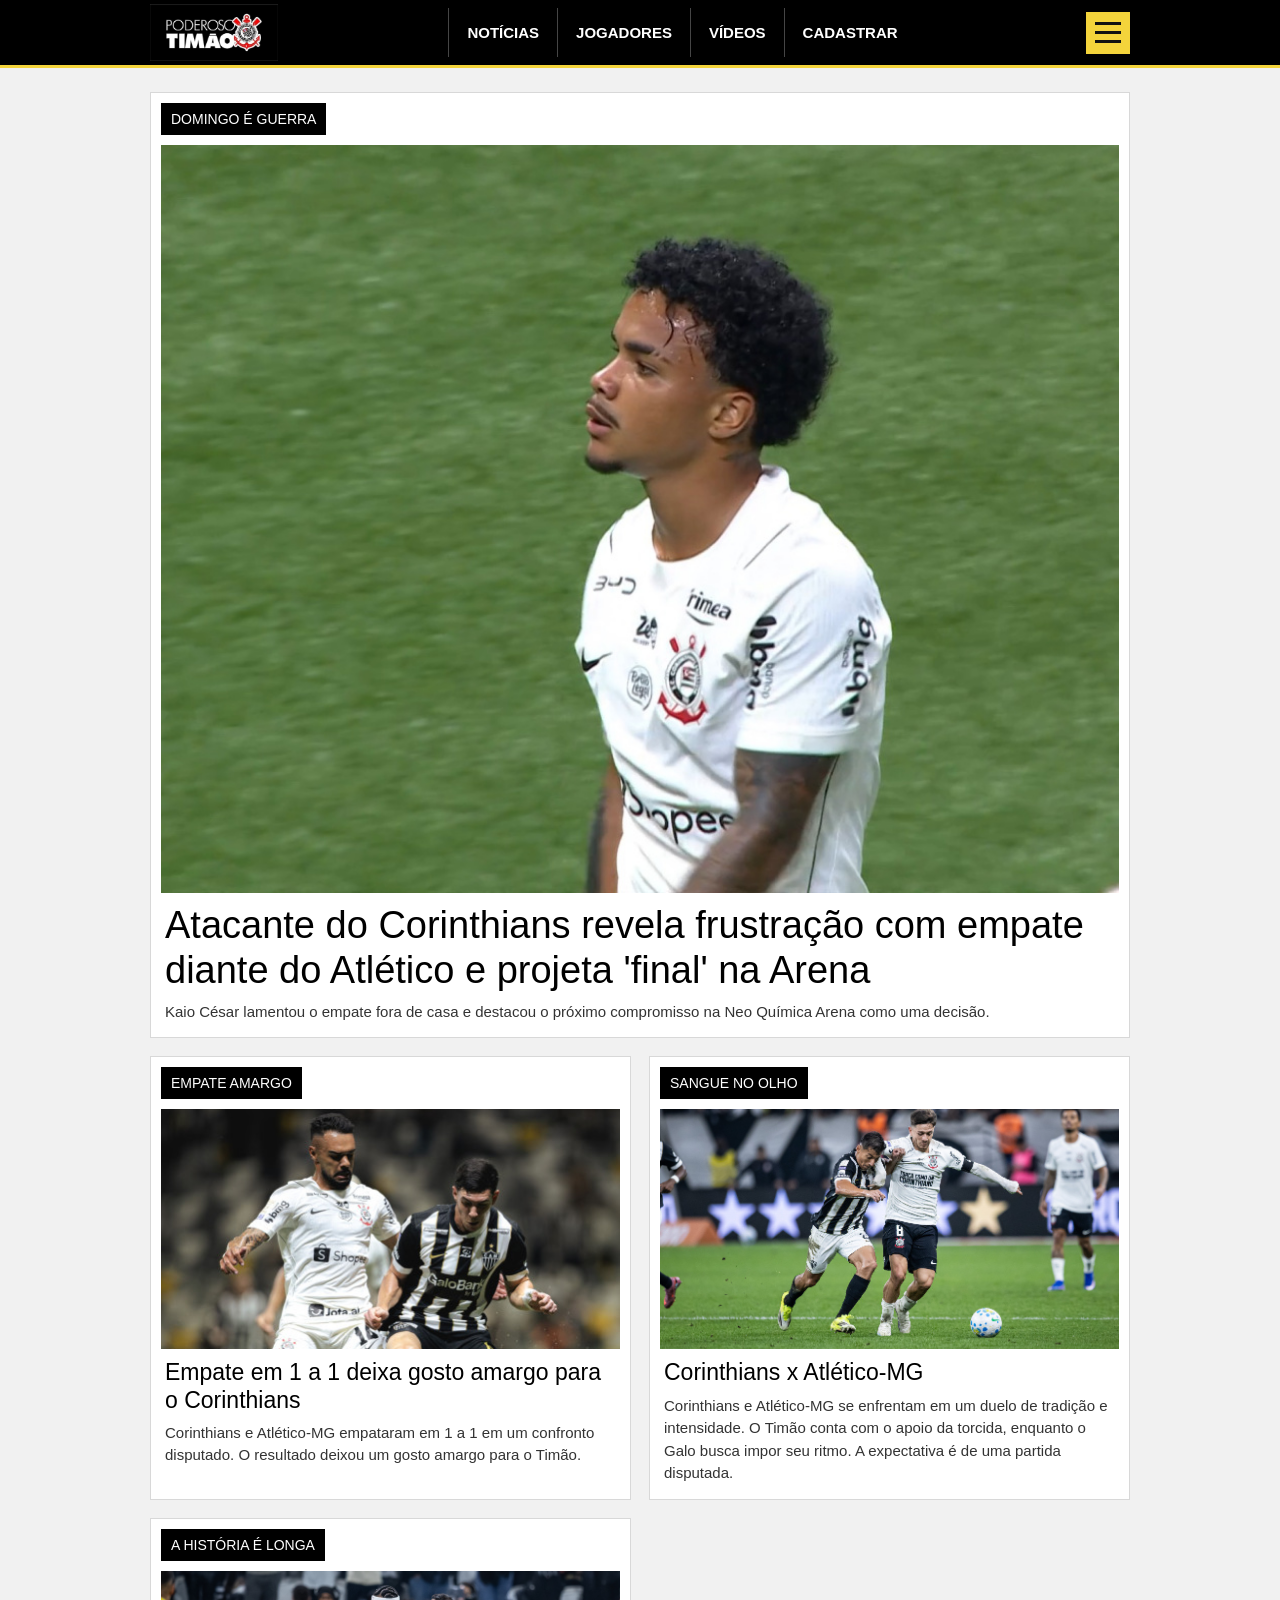
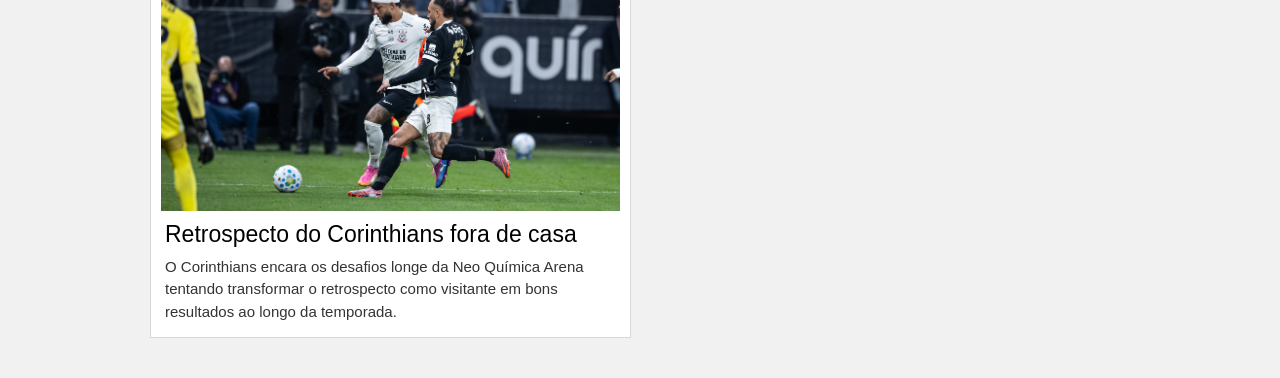
<file: index.html>
<!DOCTYPE html>
<html lang="pt-br">
<head>
    <meta charset="UTF-8">
    <meta name="viewport" content="width=device-width, initial-scale=1.0">
    <link rel="stylesheet" href="bom and good.css">
    <title>Bom e novo</title>
    <script src="scriptsss.js" defer></script>
    <script src="noticias-admin.js" defer></script>
    <script src="contas.js" defer></script>
</head>
<body>
    <header class="DivPAI">
        <div class="fiote">
            <a class="Menu" href="index.html" aria-label="Página inicial">
                <img src="poderoso.jpg" alt="Banner com fundo azul escuro exibindo a marca Poderoso Timão ao lado do escudo do Sport Club Corinthians Paulista.">
            </a>
        </div>
        <nav class="links-barra" aria-label="Links principais">
            <a class="link-barra" href="TODAS.html">Notícias</a>
            <a class="link-barra" href="jogadores.html">Jogadores</a>
            <a class="link-barra" href="videos.html">Vídeos</a>
            <a class="link-barra" href="conta.html" data-conta-link>Cadastrar</a>
        </nav>
        <button class="botao-menu" type="button" aria-label="Abrir menu" aria-expanded="false" aria-controls="menu-lateral">
            <span></span>
            <span></span>
            <span></span>
        </button>
        <nav class="botoes" id="menu-lateral" aria-label="Menu principal">
            <button class="botao">Venha torcer!</button>
            <a class="botao-link" href="tabela.html">Tabela</a>
            <a class="botao-link" href="contato.html">Contato</a>
            <a class="botao-link" href="criar.html" data-admin-access hidden>Criar</a>
            <div class="grupo-menu">
                <h2 class="titulo-menu">Mais do Timão</h2>
                <a class="botao-extra" href="classificacao.html">Classificação</a>
                <a class="botao-extra" href="proximos-jogos.html">Próximos jogos</a>
                <a class="botao-extra" href="resultados.html">Resultados</a>
                <a class="botao-extra" href="calendario.html">Calendário</a>
            </div>
        </nav>
    </header>
    <button class="fundo-menu" type="button" aria-label="Fechar menu" hidden></button>
    <div>
        <main class="conteudo">
            <section class="grade-noticias destaques-inicio" aria-label="Notícias em destaque">
                <article class="noticia noticia-destaque">
                    <div class="imagem-com-titulo">
                        <span class="etiqueta-imagem">Domingo é guerra</span>
                        <a href="kaio-cesar.html">
                            <img
                                class="imagem-noticia"
                                src="kaio_cesar_inspirado.jpg"
                                alt="Kaio César, atacante do Corinthians"
                            >
                        </a>
                    </div>
                    <div class="texto-noticia">
                        <h1>Atacante do Corinthians revela frustração com empate diante do Atlético e projeta 'final' na Arena</h1>
                        <p>
                            Kaio César lamentou o empate fora de casa e destacou o próximo
                            compromisso na Neo Química Arena como uma decisão.
                        </p>
                    </div>
                </article>
                <article class="noticia">
                    <div class="imagem-com-titulo">
                        <span class="etiqueta-imagem">Empate amargo</span>
                        <a href="Empate amargo.html">
                            <img
                                class="imagem-noticia"
                                src="EMPATE_2.jpg"
                                alt="Escudo do Corinthians ilustrando o empate em 1 a 1 com o Atlético-MG"
                            >
                        </a>
                    </div>
                    <div class="texto-noticia">
                        <h2>Empate em 1 a 1 deixa gosto amargo para o Corinthians</h2>
                        <p>
                            Corinthians e Atlético-MG empataram em 1 a 1 em um confronto
                            disputado. O resultado deixou um gosto amargo para o Timão.
                        </p>
                    </div>
                </article>
                <article class="noticia">
                    <div class="imagem-com-titulo">
                        <span class="etiqueta-imagem">Sangue no olho</span>
                        <a href="noticia.html#duelo">
                            <img
                                class="imagem-noticia"
                                src="Rodrigo_garro.jpg"
                                alt="Jogador do Corinthians comemorando um gol"
                            >
                        </a>
                    </div>
                    <div class="texto-noticia">
                        <h2>Corinthians x Atlético-MG</h2>
                        <p>
                            Corinthians e Atlético-MG se enfrentam em um duelo de tradição e
                            intensidade. O Timão conta com o apoio da torcida, enquanto o Galo
                            busca impor seu ritmo. A expectativa é de uma partida disputada.
                        </p>
                    </div>
                </article>
                <article class="noticia">
                    <div class="imagem-com-titulo">
                        <span class="etiqueta-imagem">A história é longa</span>
                        <a href="retrospectiva.html">
                            <img
                                class="imagem-noticia"
                                src="memphis.jpg"
                                alt="Memphis Depay em ação pelo Corinthians"
                            >
                        </a>
                    </div>
                    <div class="texto-noticia">
                        <h2>Retrospecto do Corinthians fora de casa</h2>
                        <p>
                            O Corinthians encara os desafios longe da Neo Química Arena
                            tentando transformar o retrospecto como visitante em bons resultados
                            ao longo da temporada.
                        </p>
                    </div>
                </article>
            </section>
        </main>
    </div>
</body>
</html>
</file>
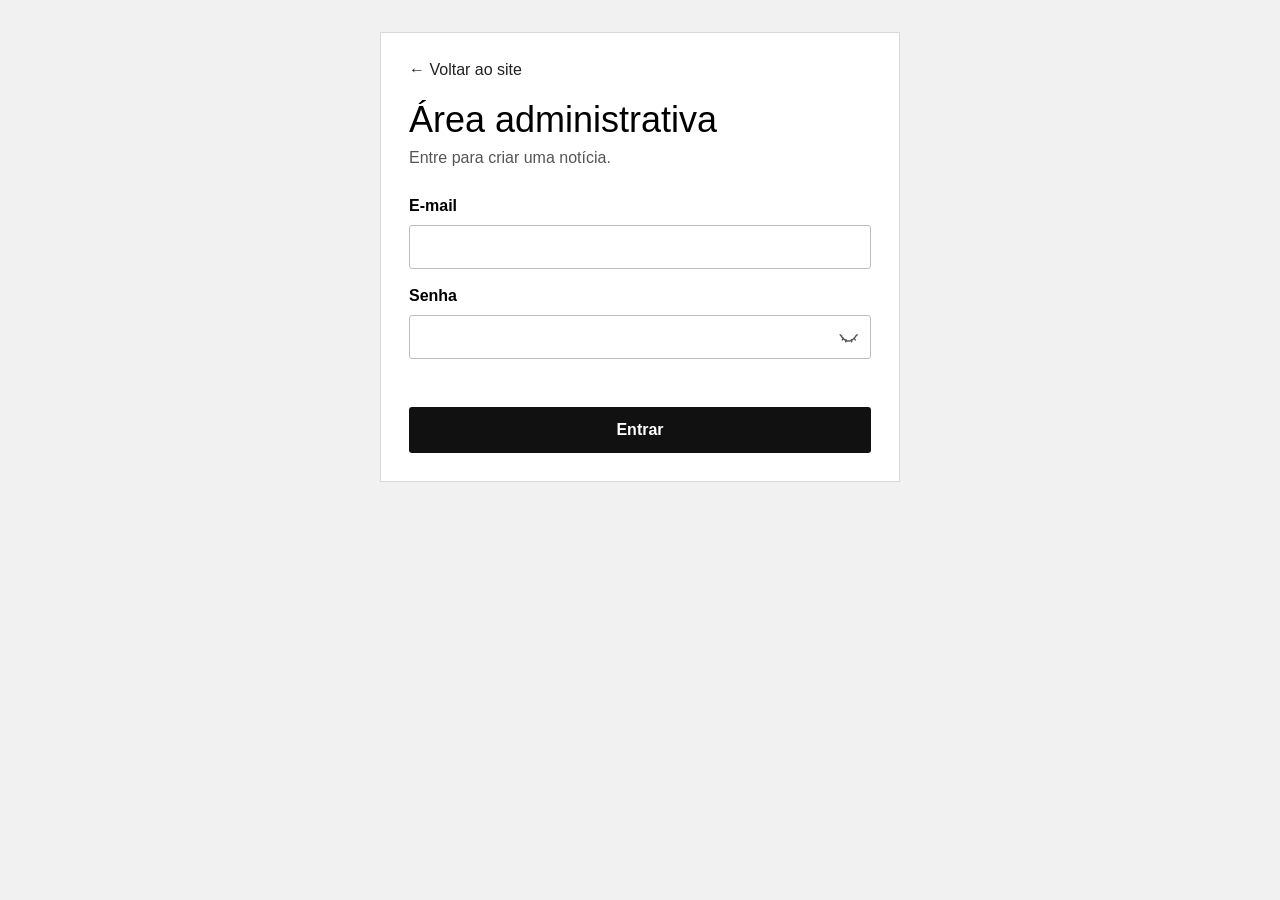
<file: admin.html>
<!DOCTYPE html>
<html lang="pt-br">
<head>
    <meta charset="UTF-8">
    <meta name="viewport" content="width=device-width, initial-scale=1.0">
    <link rel="stylesheet" href="bom and good.css">
    <script src="senha-toggle.js" defer></script>
    <title>Entrar | Administração</title>
</head>
<body class="pagina-admin">
    <main class="painel-admin">
        <a class="voltar-site" href="index.html">← Voltar ao site</a>
        <h1>Área administrativa</h1>
        <p>Entre para criar uma notícia.</p>
        <form class="formulario-admin" id="form-login">
            <label for="email-admin">E-mail</label>
            <input id="email-admin" name="email" type="text" inputmode="email" autocomplete="username" required>
            <label for="senha-admin">Senha</label>
            <div class="campo-senha">
                <input id="senha-admin" name="password" type="password" autocomplete="current-password" required>
                <button class="botao-senha" type="button" aria-controls="senha-admin" aria-label="Mostrar senha" aria-pressed="false">
                    <svg class="icone-olho-fechado" aria-hidden="true" viewBox="0 0 24 24">
                        <path d="M3 8c2.7 4 5.7 6 9 6s6.3-2 9-6M3.5 8l-2-2m4.3 4.5-1.6 2m4.7-.1-.5 2.5m7.2-2.5.5 2.5m2.8-4.4 1.6 2m.4-4.5 2-2"/>
                    </svg>
                    <svg class="icone-olho-aberto" aria-hidden="true" viewBox="0 0 24 24" hidden>
                        <path d="M2.5 12s3.5-6.5 9.5-6.5 9.5 6.5 9.5 6.5-3.5 6.5-9.5 6.5S2.5 12 2.5 12Z"/>
                        <circle cx="12" cy="12" r="3"/>
                    </svg>
                </button>
            </div>
            <p class="mensagem-formulario" id="mensagem-login" role="alert" aria-live="polite"></p>
            <button type="submit">Entrar</button>
        </form>
    </main>
    <script>
        const formularioLogin = document.querySelector("#form-login");
        const mensagemLogin = document.querySelector("#mensagem-login");

        if (sessionStorage.getItem("poderoso-admin-autenticado") === "true") {
            window.location.replace("index.html");
        }

        formularioLogin.addEventListener("submit", (evento) => {
            evento.preventDefault();
            const dados = new FormData(formularioLogin);
            const email = dados.get("email");
            const senha = dados.get("password");

            if (email === "administração@timao.com" && senha === "AdministraçaodOcorinGao") {
                sessionStorage.removeItem("poderoso-conta-logada");
                sessionStorage.setItem("poderoso-admin-autenticado", "true");
                window.location.href = "index.html";
                return;
            }

            mensagemLogin.textContent = "E-mail ou senha incorretos.";
        });
    </script>
</body>
</html>
</file>
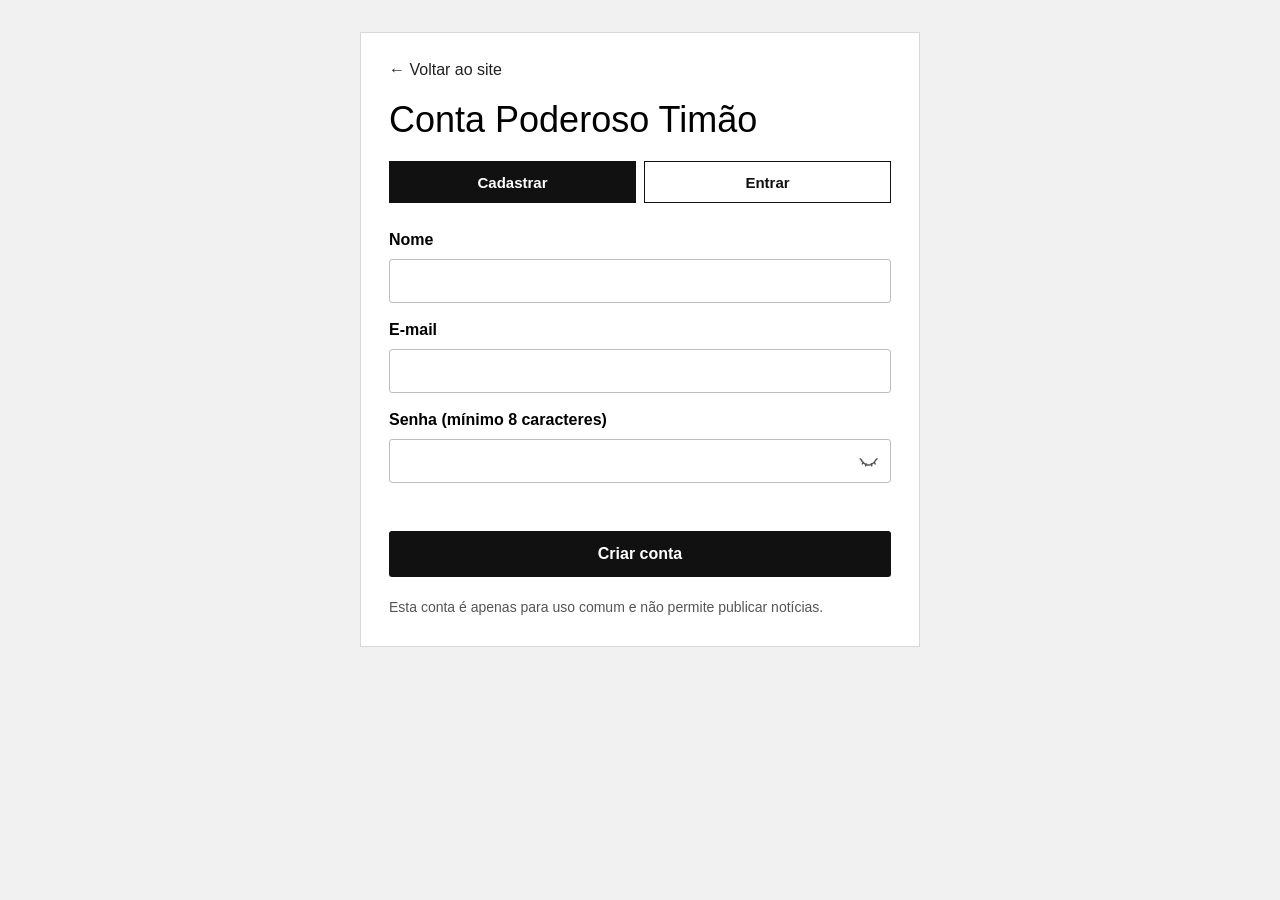
<file: conta.html>
<!DOCTYPE html>
<html lang="pt-br">
<head>
    <meta charset="UTF-8">
    <meta name="viewport" content="width=device-width, initial-scale=1.0">
    <link rel="stylesheet" href="bom and good.css">
    <script src="contas.js" defer></script>
    <script src="senha-toggle.js" defer></script>
    <title>Conta | Poderoso Timão</title>
</head>
<body class="pagina-admin">
    <main class="painel-admin painel-conta">
        <a class="voltar-site" href="index.html">← Voltar ao site</a>
        <section id="estado-conta" hidden>
            <div class="perfil-conta">
                <img src="avatar-anonimo.svg" alt="Foto de perfil anônima">
                <div>
                    <h1 id="nome-conta"></h1>
                    <p id="email-conta"></p>
                </div>
            </div>
            <button id="sair-conta" type="button">Sair da conta</button>
        </section>
        <section id="acesso-conta">
            <h1>Conta Poderoso Timão</h1>
            <div class="abas-conta" role="tablist" aria-label="Acesso à conta">
                <button id="aba-cadastro" type="button" role="tab" aria-selected="true" aria-controls="form-cadastro">Cadastrar</button>
                <button id="aba-login" type="button" role="tab" aria-selected="false" aria-controls="form-login-conta">Entrar</button>
            </div>
            <form class="formulario-admin" id="form-cadastro">
                <label for="nome-nova-conta">Nome</label>
                <input id="nome-nova-conta" name="nome" type="text" autocomplete="name" required>
                <label for="email-nova-conta">E-mail</label>
                <input id="email-nova-conta" name="email" type="email" autocomplete="email" required>
                <label for="senha-nova-conta">Senha (mínimo 8 caracteres)</label>
                <div class="campo-senha">
                    <input id="senha-nova-conta" name="senha" type="password" minlength="8" autocomplete="new-password" required>
                    <button class="botao-senha" type="button" aria-controls="senha-nova-conta" aria-label="Mostrar senha" aria-pressed="false">
                        <svg class="icone-olho-fechado" aria-hidden="true" viewBox="0 0 24 24">
                            <path d="M3 8c2.7 4 5.7 6 9 6s6.3-2 9-6M3.5 8l-2-2m4.3 4.5-1.6 2m4.7-.1-.5 2.5m7.2-2.5.5 2.5m2.8-4.4 1.6 2m.4-4.5 2-2"/>
                        </svg>
                        <svg class="icone-olho-aberto" aria-hidden="true" viewBox="0 0 24 24" hidden>
                            <path d="M2.5 12s3.5-6.5 9.5-6.5 9.5 6.5 9.5 6.5-3.5 6.5-9.5 6.5S2.5 12 2.5 12Z"/>
                            <circle cx="12" cy="12" r="3"/>
                        </svg>
                    </button>
                </div>
                <p class="mensagem-formulario" id="mensagem-cadastro" role="alert" aria-live="polite"></p>
                <button type="submit">Criar conta</button>
            </form>
            <form class="formulario-admin" id="form-login-conta" hidden>
                <label for="email-login-conta">E-mail</label>
                <input id="email-login-conta" name="email" type="email" autocomplete="username" required>
                <label for="senha-login-conta">Senha</label>
                <div class="campo-senha">
                    <input id="senha-login-conta" name="senha" type="password" autocomplete="current-password" required>
                    <button class="botao-senha" type="button" aria-controls="senha-login-conta" aria-label="Mostrar senha" aria-pressed="false">
                        <svg class="icone-olho-fechado" aria-hidden="true" viewBox="0 0 24 24">
                            <path d="M3 8c2.7 4 5.7 6 9 6s6.3-2 9-6M3.5 8l-2-2m4.3 4.5-1.6 2m4.7-.1-.5 2.5m7.2-2.5.5 2.5m2.8-4.4 1.6 2m.4-4.5 2-2"/>
                        </svg>
                        <svg class="icone-olho-aberto" aria-hidden="true" viewBox="0 0 24 24" hidden>
                            <path d="M2.5 12s3.5-6.5 9.5-6.5 9.5 6.5 9.5 6.5-3.5 6.5-9.5 6.5S2.5 12 2.5 12Z"/>
                            <circle cx="12" cy="12" r="3"/>
                        </svg>
                    </button>
                </div>
                <p class="mensagem-formulario" id="mensagem-login-conta" role="alert" aria-live="polite"></p>
                <button type="submit">Entrar</button>
            </form>
            <p class="aviso-conta">Esta conta é apenas para uso comum e não permite publicar notícias.</p>
        </section>
    </main>
</body>
</html>
</file>
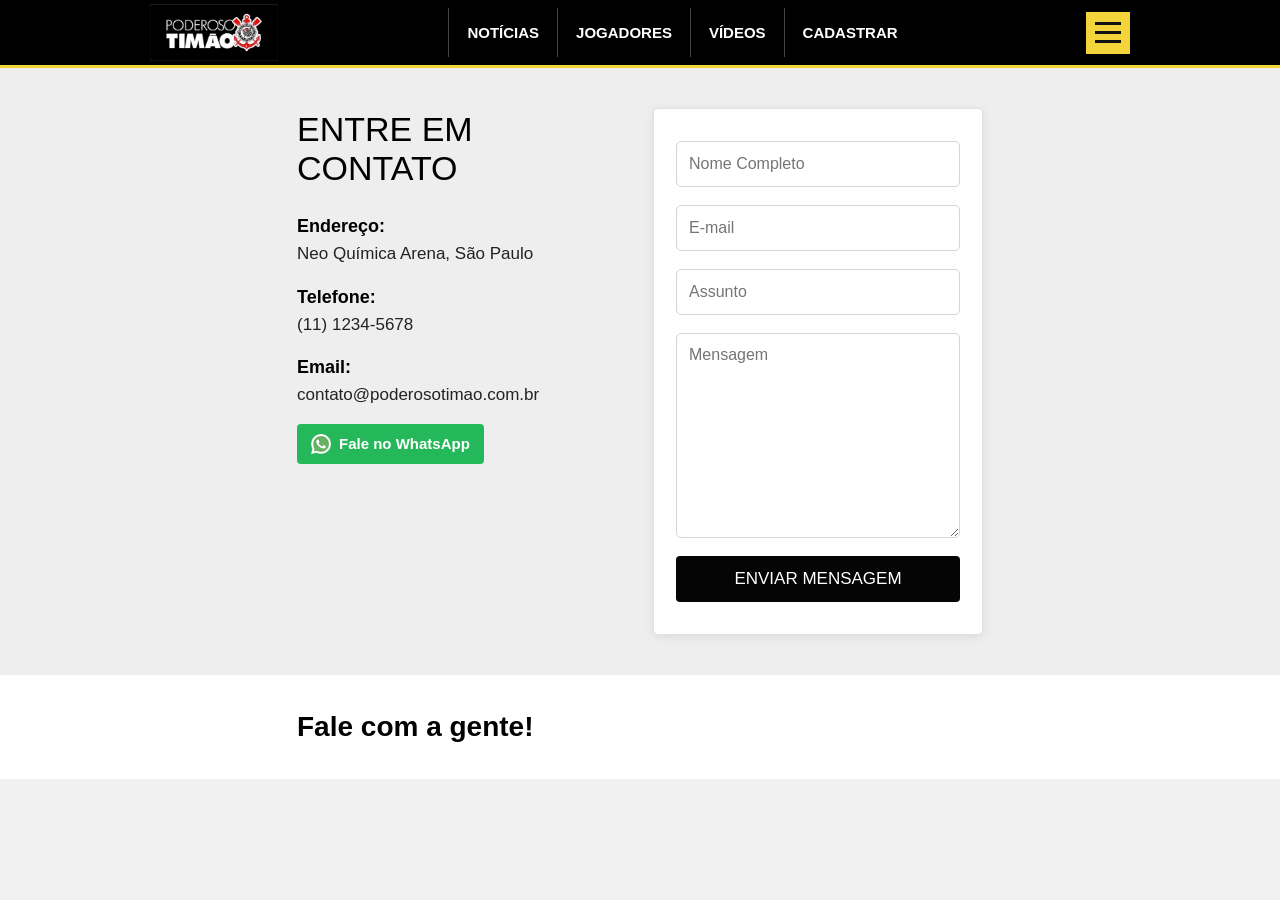
<file: contato.html>
<!DOCTYPE html>
<html lang="pt-br">
<head>
    <meta charset="UTF-8">
    <meta name="viewport" content="width=device-width, initial-scale=1.0">
    <link rel="stylesheet" href="bom and good.css">
    <script src="scriptsss.js" defer></script>
    <script src="contas.js" defer></script>
    <title>Contato | Poderoso Timão</title>
</head>
<body>
    <header class="DivPAI">
        <div class="fiote">
            <a class="Menu" href="index.html" aria-label="Página inicial">
                <img src="poderoso.jpg" alt="Logo Poderoso Timão">
            </a>
        </div>
        <nav class="links-barra" aria-label="Links principais">
            <a class="link-barra" href="TODAS.html">Notícias</a>
            <a class="link-barra" href="jogadores.html">Jogadores</a>
            <a class="link-barra" href="videos.html">Vídeos</a>
            <a class="link-barra" href="conta.html" data-conta-link>Cadastrar</a>
        </nav>
        <button class="botao-menu" type="button" aria-label="Abrir menu" aria-expanded="false" aria-controls="menu-lateral">
            <span></span>
            <span></span>
            <span></span>
        </button>
        <nav class="botoes" id="menu-lateral" aria-label="Menu principal">
            <button class="botao" type="button">Venha torcer!</button>
            <a class="botao-link" href="tabela.html">Tabela</a>
            <a class="botao-link" href="contato.html" aria-current="page">Contato</a>
            <a class="botao-link" href="criar.html" data-admin-access hidden>Criar</a>
            <div class="grupo-menu">
                <h2 class="titulo-menu">Mais do Timão</h2>
                <a class="botao-extra" href="classificacao.html">Classificação</a>
                <a class="botao-extra" href="proximos-jogos.html">Próximos jogos</a>
                <a class="botao-extra" href="resultados.html">Resultados</a>
                <a class="botao-extra" href="calendario.html">Calendário</a>
            </div>
        </nav>
    </header>
    <button class="fundo-menu" type="button" aria-label="Fechar menu" hidden></button>

    <main>
        <section class="contato-area" aria-labelledby="titulo-contato">
            <div class="contato-conteudo">
                <div class="contato-informacoes">
                    <h1 id="titulo-contato">Entre em contato</h1>
                    <dl>
                        <div>
                            <dt>Endereço:</dt>
                            <dd>Neo Química Arena, São Paulo</dd>
                        </div>
                        <div>
                            <dt>Telefone:</dt>
                            <dd><a href="tel:+551112345678">(11) 1234-5678</a></dd>
                        </div>
                        <div>
                            <dt>Email:</dt>
                            <dd><a href="mailto:contato@poderosotimao.com.br">contato@poderosotimao.com.br</a></dd>
                        </div>
                    </dl>
                    <a class="botao-whatsapp" href="https://wa.me/551112345678" target="_blank" rel="noopener noreferrer">
                        <img src="whatsapp.png" alt=""> Fale no WhatsApp
                    </a>
                </div>

                <form class="formulario-contato" action="mailto:contato@poderosotimao.com.br" method="post" enctype="text/plain">
                    <label class="texto-acessivel" for="nome-contato">Nome completo</label>
                    <input id="nome-contato" name="Nome" type="text" placeholder="Nome Completo" autocomplete="name" required>

                    <label class="texto-acessivel" for="email-contato">E-mail</label>
                    <input id="email-contato" name="E-mail" type="email" placeholder="E-mail" autocomplete="email" required>

                    <label class="texto-acessivel" for="assunto-contato">Assunto</label>
                    <input id="assunto-contato" name="Assunto" type="text" placeholder="Assunto" required>

                    <label class="texto-acessivel" for="mensagem-contato">Mensagem</label>
                    <textarea id="mensagem-contato" name="Mensagem" placeholder="Mensagem" required></textarea>

                    <button type="submit">Enviar mensagem</button>
                </form>
            </div>
        </section>
        <section class="contato-final" aria-label="Contato">
            <h2>Fale com a gente!</h2>
        </section>
    </main>
</body>
</html>
</file>
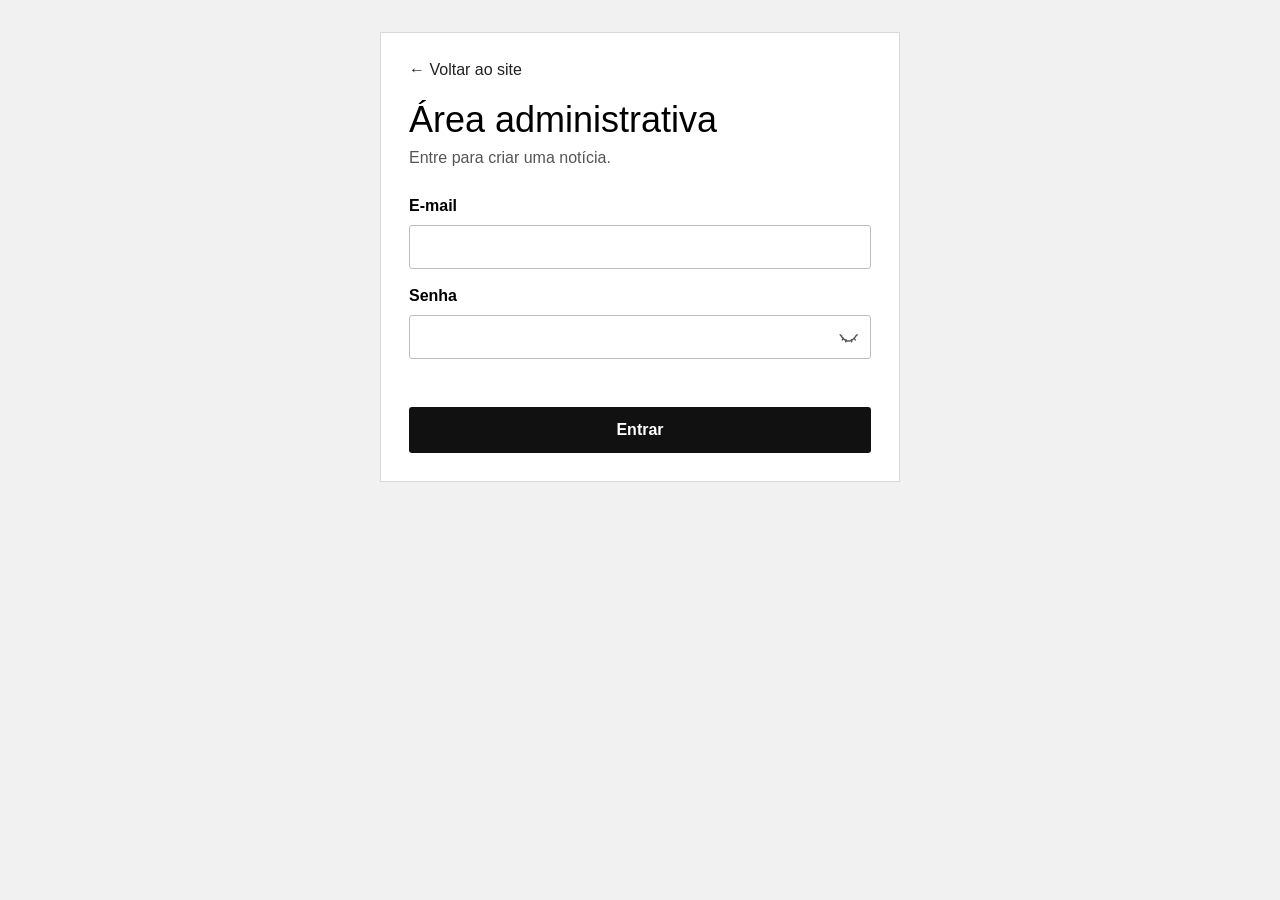
<file: criar.html>
<!DOCTYPE html>
<html lang="pt-br">
<head>
    <meta charset="UTF-8">
    <meta name="viewport" content="width=device-width, initial-scale=1.0">
    <link rel="stylesheet" href="bom and good.css">
    <title>Criar notícia | Poderoso Timão</title>
    <script src="noticias-admin.js" defer></script>
</head>
<body class="pagina-admin">
    <main class="painel-admin painel-criar">
        <a class="voltar-site" href="index.html">← Voltar ao site</a>
        <div class="cabecalho-criar">
            <div>
                <div class="perfil-admin">
                    <img src="avatar-anonimo.svg" alt="Foto de perfil anônima">
                    <span>Administração</span>
                </div>
                <h1>Criar notícia</h1>
                <p>Preencha os campos para publicar no site.</p>
            </div>
            <button class="botao-sair" id="sair-admin" type="button">Sair</button>
        </div>
        <form class="formulario-admin formulario-noticia" id="form-noticia">
            <label for="titulo-noticia">Título</label>
            <input id="titulo-noticia" name="titulo" type="text" required>

            <label for="imagem-noticia">Imagem da notícia</label>
            <input id="imagem-noticia" name="imagem" type="file" accept="image/*" required>

            <label for="credito-imagem">Crédito da imagem (fonte/fotógrafo)</label>
            <input id="credito-imagem" name="credito" type="text" required>

            <label for="subtitulo-noticia">Subtítulo</label>
            <input id="subtitulo-noticia" name="subtitulo" type="text" required>

            <label for="tag-noticia">Etiqueta (tag)</label>
            <input id="tag-noticia" name="tag" type="text" required>

            <label for="texto-noticia">Notícia</label>
            <textarea id="texto-noticia" name="texto" rows="10" required></textarea>

            <label for="video-noticia">Vídeo da notícia</label>
            <input id="video-noticia" name="video" type="file" accept="video/*" required>

            <label for="legenda-video">Texto abaixo do vídeo (opcional)</label>
            <textarea id="legenda-video" name="legendaVideo" rows="3"></textarea>

            <fieldset class="tipo-noticia">
                <legend>Classificação</legend>
                <label><input type="radio" name="tipo" value="oficial" required> Oficial — notícia principal</label>
                <label><input type="radio" name="tipo" value="rumor" required> Rumor — notícia secundária</label>
            </fieldset>

            <p class="mensagem-formulario" id="mensagem-noticia" role="status" aria-live="polite"></p>
            <button type="submit">Publicar notícia</button>
        </form>
    </main>
</body>
</html>
</file>
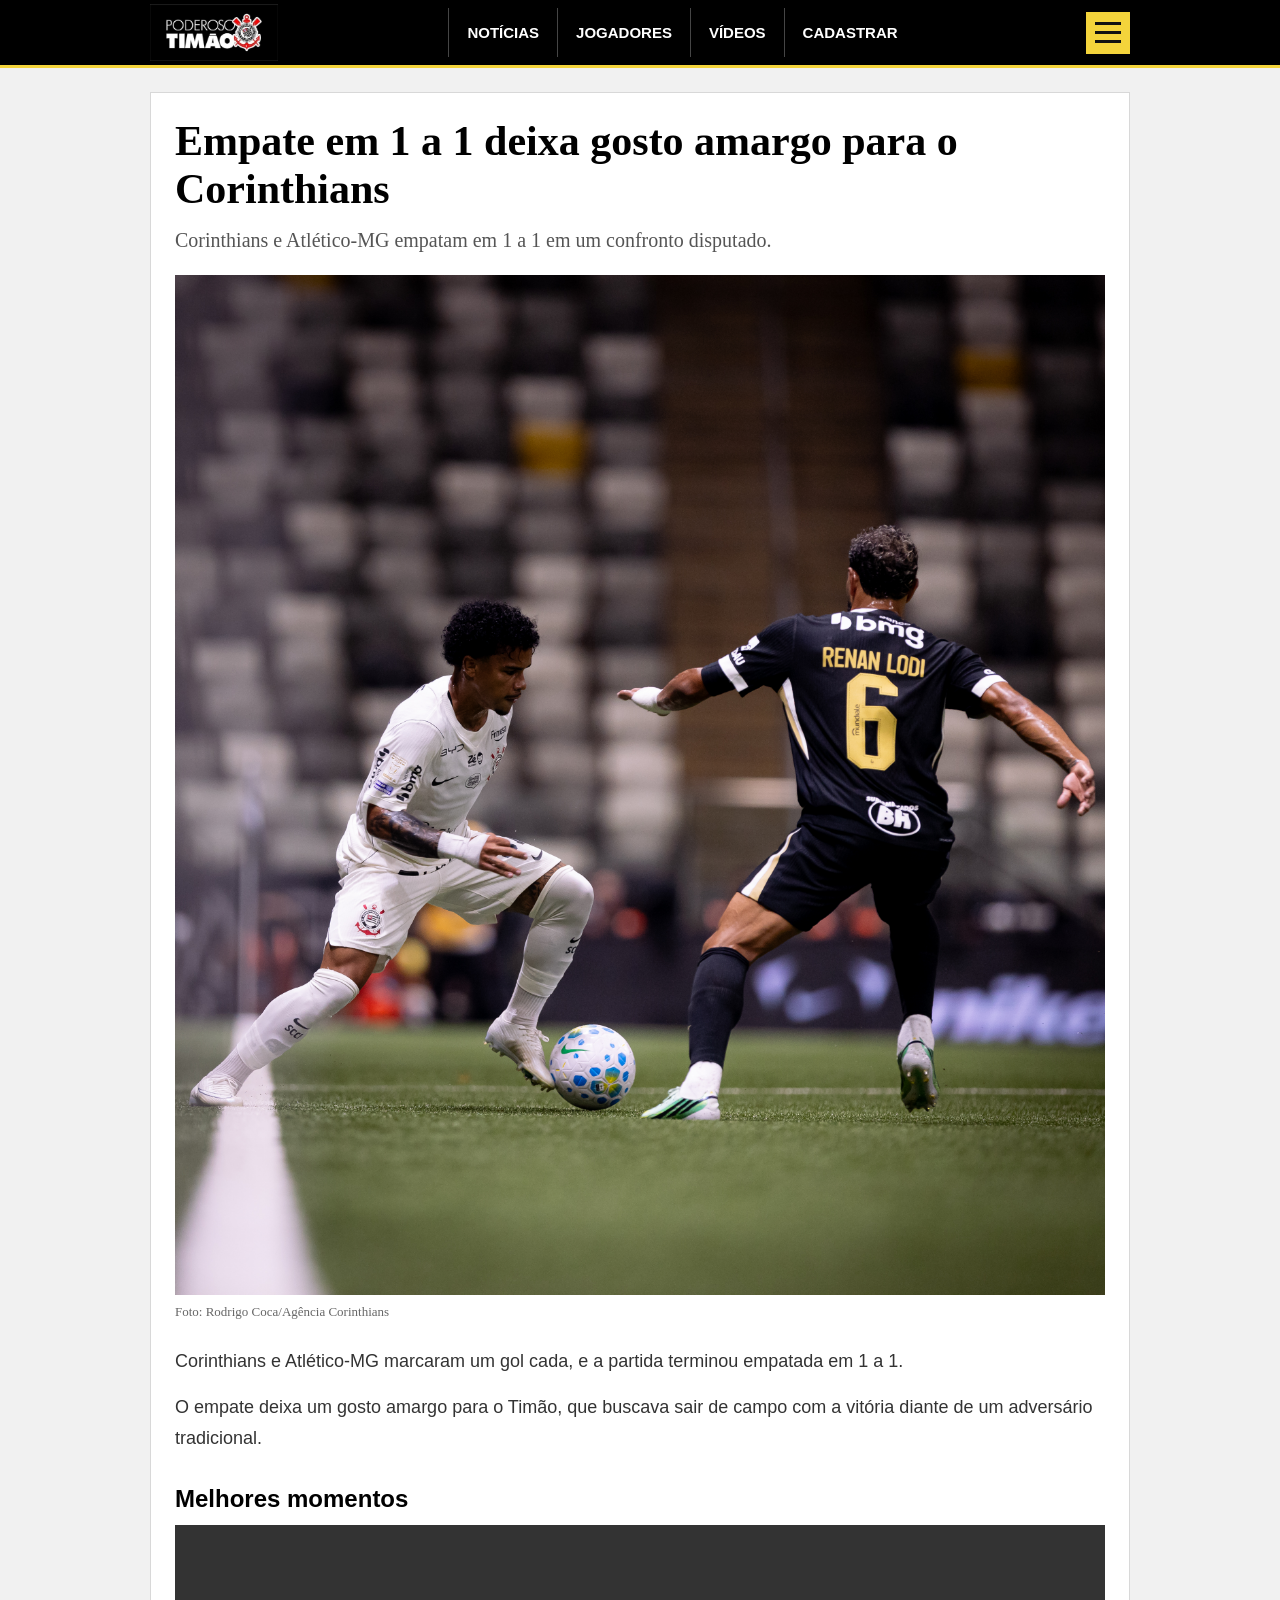
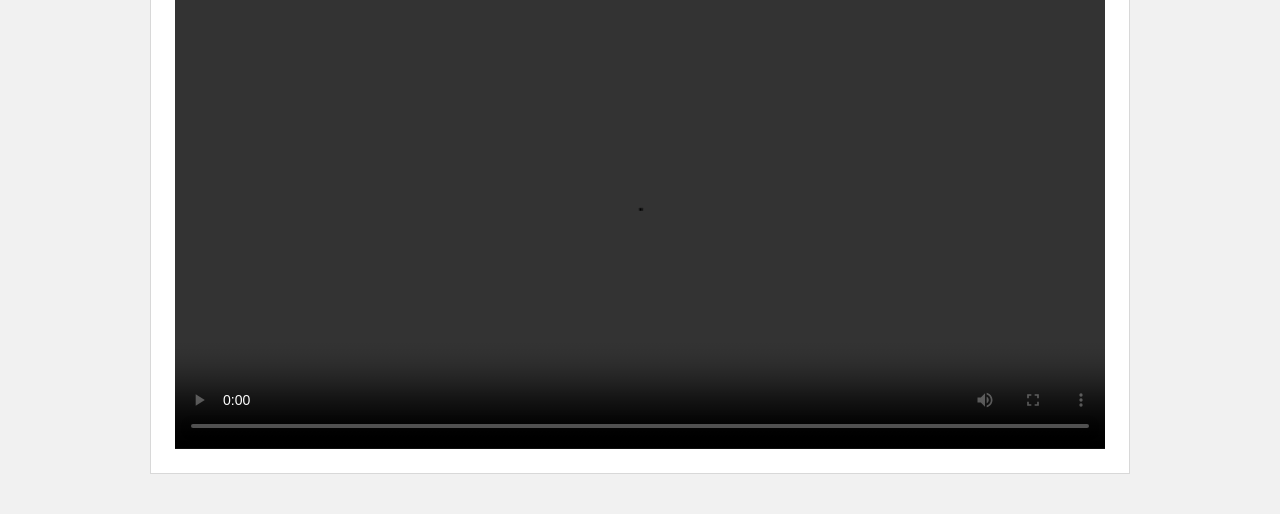
<file: Empate amargo.html>
<!DOCTYPE html>
<html lang="pt-br">
<head>
    <meta charset="UTF-8">
    <meta name="viewport" content="width=device-width, initial-scale=1.0">
    <link rel="stylesheet" href="bom and good.css">
    <script src="scriptsss.js" defer></script>
    <script src="noticias-admin.js" defer></script>
    <script src="contas.js" defer></script>
    <title>Empate amargo | Poderoso Timão</title>
</head>
<body>
    <header class="DivPAI">
        <div class="fiote">
            <a class="Menu" href="index.html" aria-label="Página inicial">
                <img src="poderoso.jpg" alt="Logo Poderoso Timão">
            </a>
        </div>
        <nav class="links-barra" aria-label="Links principais">
            <a class="link-barra" href="TODAS.html">Notícias</a>
            <a class="link-barra" href="jogadores.html">Jogadores</a>
            <a class="link-barra" href="videos.html">Vídeos</a>
            <a class="link-barra" href="conta.html" data-conta-link>Cadastrar</a>
        </nav>
        <button class="botao-menu" type="button" aria-label="Abrir menu" aria-expanded="false" aria-controls="menu-lateral">
            <span></span>
            <span></span>
            <span></span>
        </button>
        <nav class="botoes" id="menu-lateral" aria-label="Menu principal">
            <button class="botao" type="button">Venha torcer!</button>
            <a class="botao-link" href="tabela.html">Tabela</a>
            <a class="botao-link" href="contato.html">Contato</a>
            <a class="botao-link" href="criar.html" data-admin-access hidden>Criar</a>
            <div class="grupo-menu">
                <h2 class="titulo-menu">Mais do Timão</h2>
                <a class="botao-extra" href="classificacao.html">Classificação</a>
                <a class="botao-extra" href="proximos-jogos.html">Próximos jogos</a>
                <a class="botao-extra" href="resultados.html">Resultados</a>
                <a class="botao-extra" href="calendario.html">Calendário</a>
            </div>
        </nav>
    </header>
    <button class="fundo-menu" type="button" aria-label="Fechar menu" hidden></button>

    <main class="pagina-noticia">
        <article class="materia" id="empate" data-static-noticia-id="Empate amargo.html">
            <h1>Empate em 1 a 1 deixa gosto amargo para o Corinthians</h1>
            <p class="linha-fina">
                Corinthians e Atlético-MG empatam em 1 a 1 em um confronto disputado.
            </p>
            <figure class="imagem-materia">
                <img
                    class="foto-confronto"
                    src="Kaio_cesar.jpg"
                    alt="Kaio César ilustrando a notícia do empate em 1 a 1"
                >
                <figcaption class="legenda-foto">Foto: Rodrigo Coca/Agência Corinthians</figcaption>
            </figure>
            <section class="texto-materia">
                <p>
                    Corinthians e Atlético-MG marcaram um gol cada, e a partida terminou
                    empatada em 1 a 1.
                </p>
                <p>
                    O empate deixa um gosto amargo para o Timão, que buscava sair de campo
                    com a vitória diante de um adversário tradicional.
                </p>
            </section>

            <section class="video-destaques" id="melhores-momentos" aria-labelledby="titulo-melhores-momentos">
                <h2 id="titulo-melhores-momentos">Melhores momentos</h2>
                <div class="video-container">
                    <video controls preload="metadata">
                        <source src="melhores_momentos.mp4" type="video/mp4">
                        Seu navegador não suporta reprodução de vídeo.
                    </video>
                </div>
            </section>
        </article>
    </main>
</body>
</html>
</file>
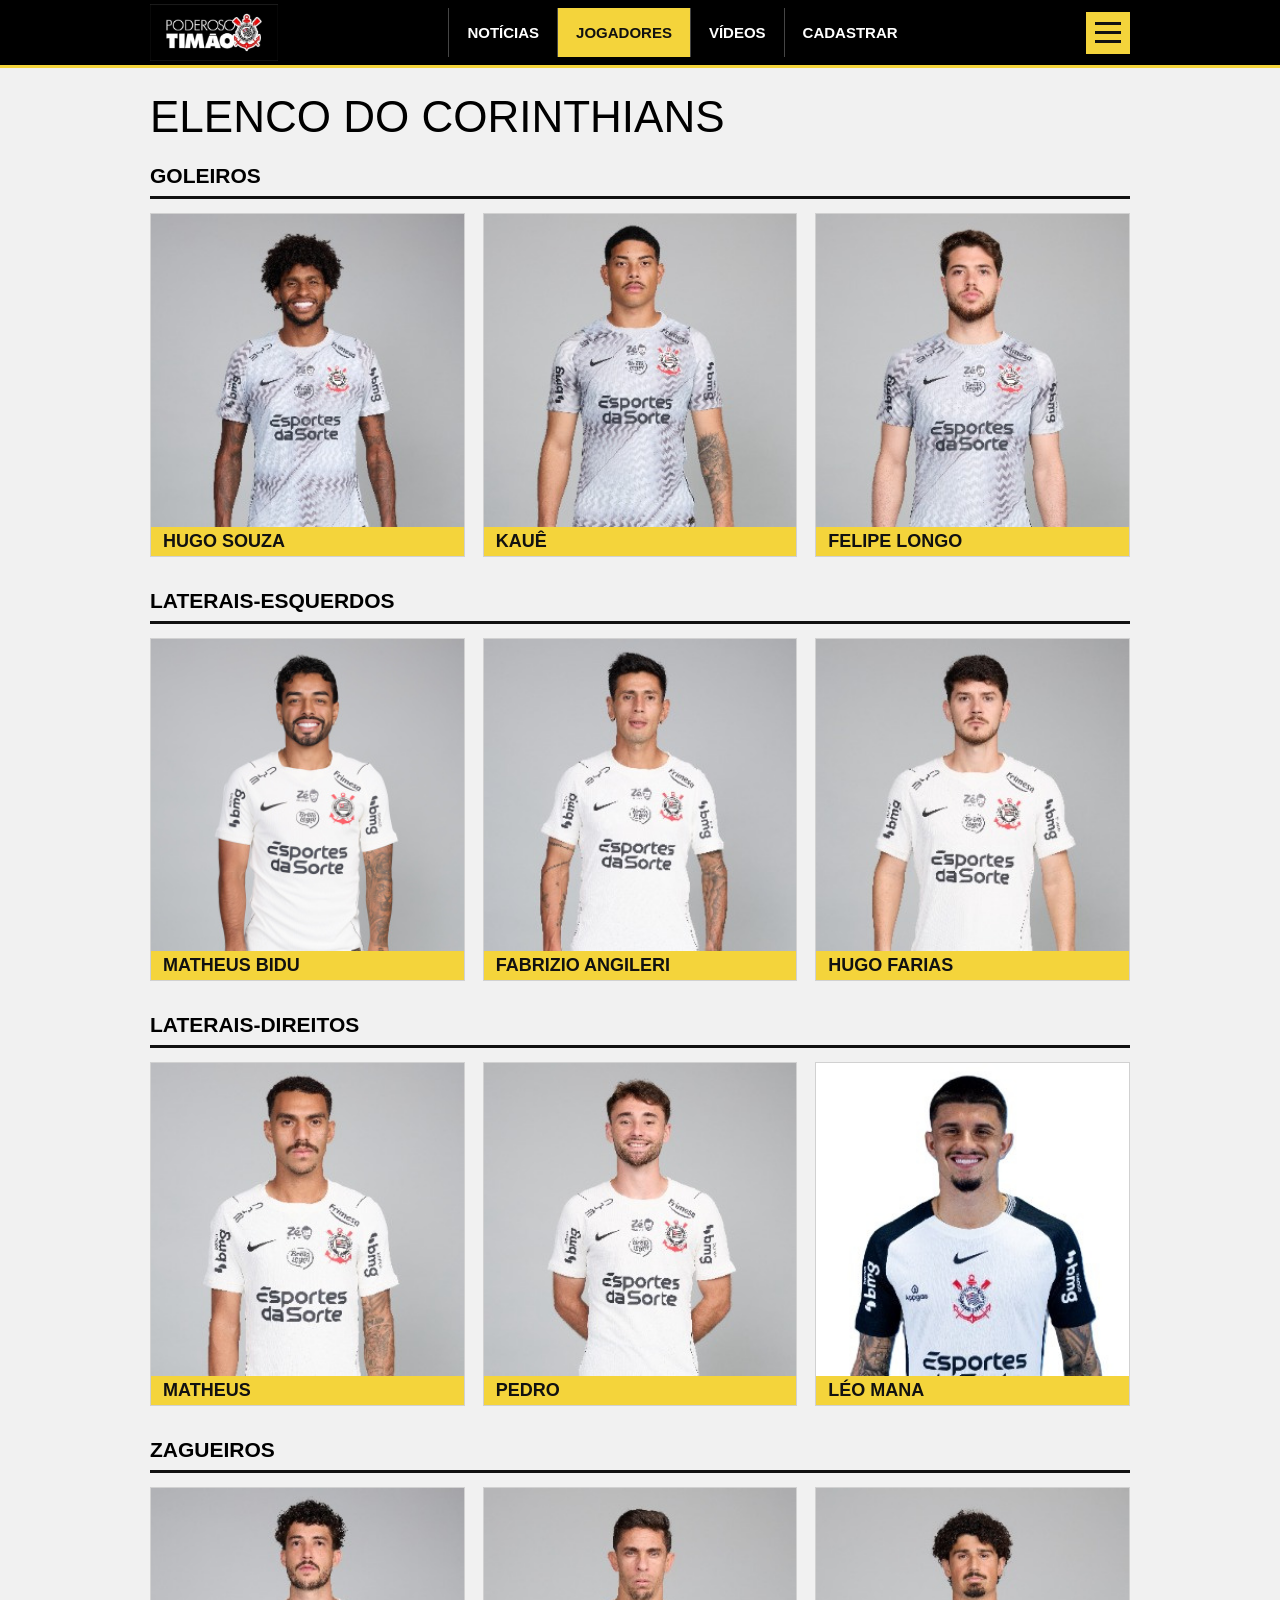
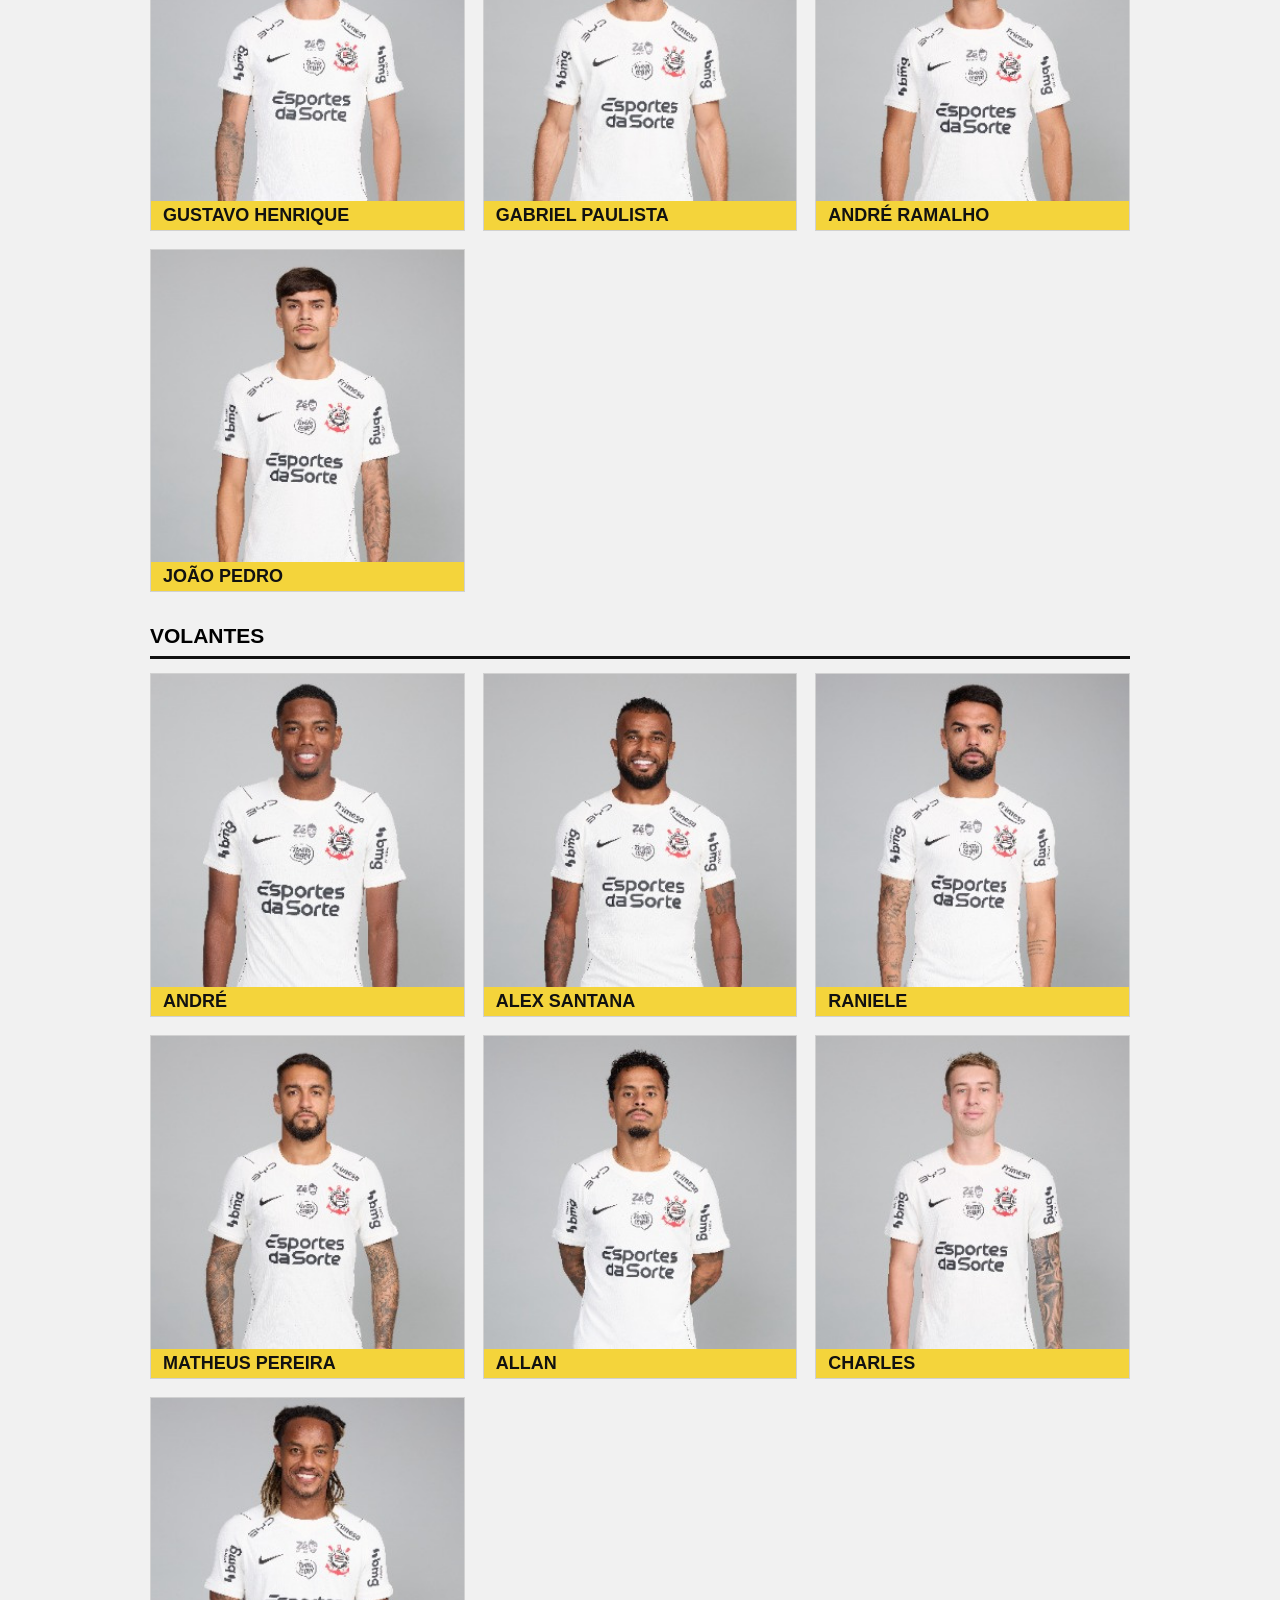
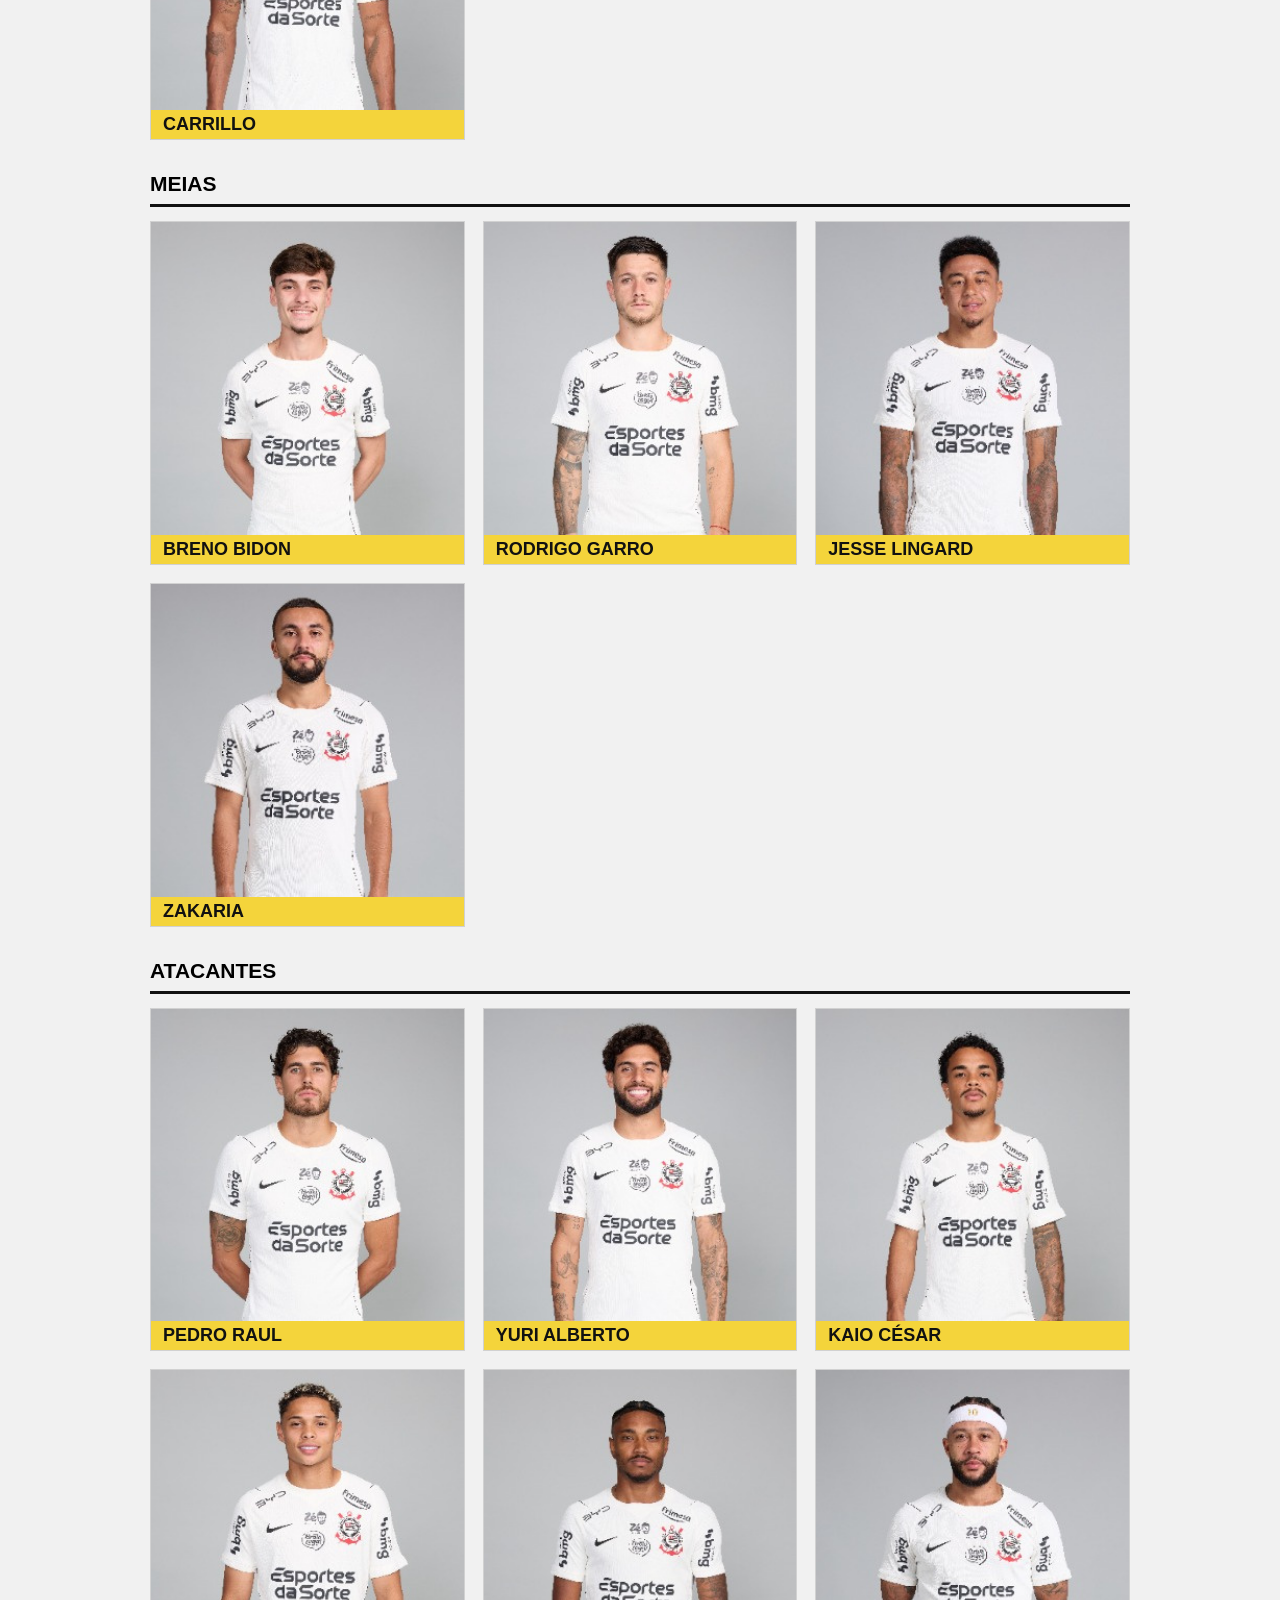
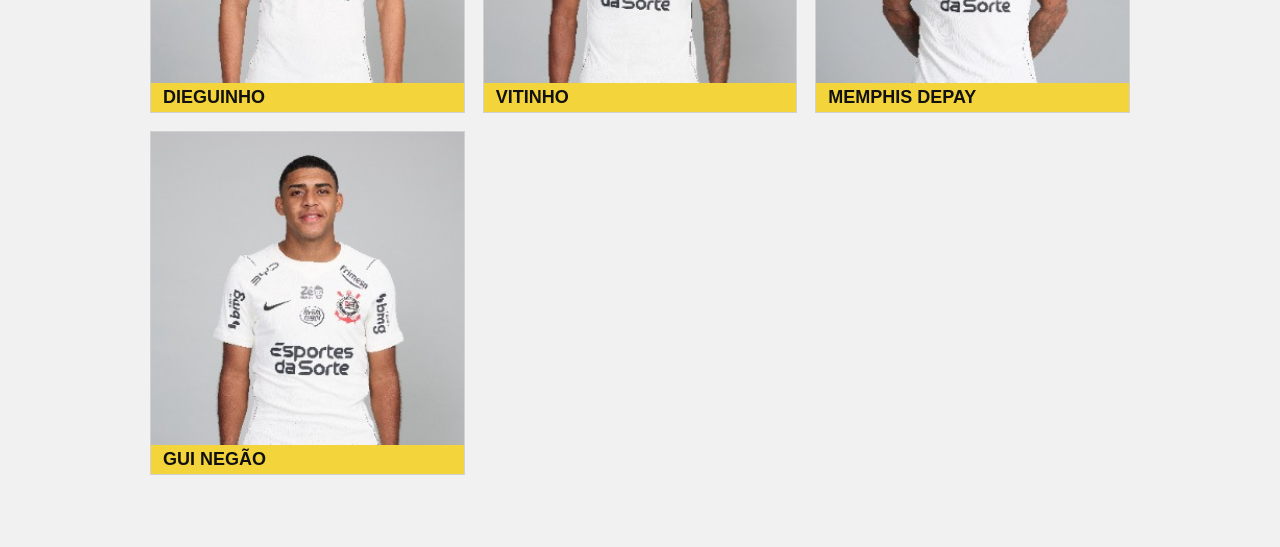
<file: jogadores.html>
<!DOCTYPE html>
<html lang="pt-br">
<head>
    <meta charset="UTF-8">
    <meta name="viewport" content="width=device-width, initial-scale=1.0">
    <link rel="stylesheet" href="bom and good.css">
    <script src="scriptsss.js" defer></script>
    <script src="contas.js" defer></script>
    <title>Elenco do Corinthians</title>
</head>
<body>
    <header class="DivPAI">
        <div class="fiote">
            <a class="Menu" href="index.html" aria-label="Página inicial">
                <img src="poderoso.jpg" alt="Poderoso Timão">
            </a>
        </div>
        <nav class="links-barra" aria-label="Links principais">
            <a class="link-barra" href="TODAS.html">Notícias</a>
            <a class="link-barra" href="jogadores.html" aria-current="page">Jogadores</a>
            <a class="link-barra" href="videos.html">Vídeos</a>
            <a class="link-barra" href="conta.html" data-conta-link>Cadastrar</a>
        </nav>
        <button class="botao-menu" type="button" aria-label="Abrir menu" aria-expanded="false" aria-controls="menu-lateral">
            <span></span>
            <span></span>
            <span></span>
        </button>
        <nav class="botoes" id="menu-lateral" aria-label="Menu principal">
            <button class="botao" type="button">Venha torcer!</button>
            <a class="botao-link" href="tabela.html">Tabela</a>
            <a class="botao-link" href="contato.html">Contato</a>
            <a class="botao-link" href="criar.html" data-admin-access hidden>Criar</a>
            <div class="grupo-menu">
                <h2 class="titulo-menu">Mais do Timão</h2>
                <a class="botao-extra" href="classificacao.html">Classificação</a>
                <a class="botao-extra" href="proximos-jogos.html">Próximos jogos</a>
                <a class="botao-extra" href="resultados.html">Resultados</a>
                <a class="botao-extra" href="calendario.html">Calendário</a>
            </div>
        </nav>
    </header>
    <button class="fundo-menu" type="button" aria-label="Fechar menu" hidden></button>

    <main class="conteudo elenco-pagina">
        <h1>Elenco do Corinthians</h1>

        <section class="grupo-elenco" aria-labelledby="titulo-goleiros">
            <h2 id="titulo-goleiros">Goleiros</h2>
            <div class="grade-elenco">
                <article class="jogador"><img src="hugo_souza.jpg" alt="Hugo Souza"><h3>Hugo Souza</h3></article>
                <article class="jogador"><img src="kaue.jpg" alt="Kauê"><h3>Kauê</h3></article>
                <article class="jogador"><img src="felipe_longo.jpg" alt="Felipe Longo"><h3>Felipe Longo</h3></article>
            </div>
        </section>

        <section class="grupo-elenco" aria-labelledby="titulo-laterais-esquerdos">
            <h2 id="titulo-laterais-esquerdos">Laterais-esquerdos</h2>
            <div class="grade-elenco">
                <article class="jogador"><img src="matheus_bidu.jpg" alt="Matheus Bidu"><h3>Matheus Bidu</h3></article>
                <article class="jogador"><img src="fabrizio.jpg" alt="Fabrizio Angileri"><h3>Fabrizio Angileri</h3></article>
                <article class="jogador"><img src="hugo_bota.jpg" alt="Hugo Farias"><h3>Hugo Farias</h3></article>
            </div>
        </section>

        <section class="grupo-elenco" aria-labelledby="titulo-laterais-direitos">
            <h2 id="titulo-laterais-direitos">Laterais-direitos</h2>
            <div class="grade-elenco">
                <article class="jogador"><img src="matheus_.jpg" alt="Matheus"><h3>Matheus</h3></article>
                <article class="jogador"><img src="pedro.jpg" alt="Pedro"><h3>Pedro</h3></article>
                <article class="jogador"><img src="leo.jpg" alt="Léo Mana"><h3>Léo Mana</h3></article>
            </div>
        </section>

        <section class="grupo-elenco" aria-labelledby="titulo-zagueiros">
            <h2 id="titulo-zagueiros">Zagueiros</h2>
            <div class="grade-elenco">
                <article class="jogador"><img src="gh.jpg" alt="Gustavo Henrique"><h3>Gustavo Henrique</h3></article>
                <article class="jogador"><img src="gabriel_paulista.jpg" alt="Gabriel Paulista"><h3>Gabriel Paulista</h3></article>
                <article class="jogador"><img src="andre_ramalho.jpg" alt="André Ramalho"><h3>André Ramalho</h3></article>
                <article class="jogador"><img src="joao_pedro.jpg" alt="João Pedro"><h3>João Pedro</h3></article>
            </div>
        </section>

        <section class="grupo-elenco" aria-labelledby="titulo-volantes">
            <h2 id="titulo-volantes">Volantes</h2>
            <div class="grade-elenco">
                <article class="jogador"><img src="andre.jpg" alt="André"><h3>André</h3></article>
                <article class="jogador"><img src="alex.jpg" alt="Alex Santana"><h3>Alex Santana</h3></article>
                <article class="jogador"><img src="raniele.jpg" alt="Raniele"><h3>Raniele</h3></article>
                <article class="jogador"><img src="matheus_pereira.jpg" alt="Matheus Pereira"><h3>Matheus Pereira</h3></article>
                <article class="jogador"><img src="allan.jpg" alt="Allan"><h3>Allan</h3></article>
                <article class="jogador"><img src="charles.jpg" alt="Charles"><h3>Charles</h3></article>
                <article class="jogador"><img src="carrilo.jpg" alt="Carrillo"><h3>Carrillo</h3></article>
            </div>
        </section>

        <section class="grupo-elenco" aria-labelledby="titulo-meias">
            <h2 id="titulo-meias">Meias</h2>
            <div class="grade-elenco">
                <article class="jogador"><img src="breno.jpg" alt="Breno Bidon"><h3>Breno Bidon</h3></article>
                <article class="jogador"><img src="rodrigo.jpg" alt="Rodrigo Garro"><h3>Rodrigo Garro</h3></article>
                <article class="jogador"><img src="jesse lingard.jpg" alt="Jesse Lingard"><h3>Jesse Lingard</h3></article>
                <article class="jogador"><img src="zakaria.jpg" alt="Zakaria"><h3>Zakaria</h3></article>
            </div>
        </section>

        <section class="grupo-elenco" aria-labelledby="titulo-atacantes">
            <h2 id="titulo-atacantes">Atacantes</h2>
            <div class="grade-elenco">
                <article class="jogador"><img src="pedro_raul.jpg" alt="Pedro Raul"><h3>Pedro Raul</h3></article>
                <article class="jogador"><img src="yuri.jpg" alt="Yuri Alberto"><h3>Yuri Alberto</h3></article>
                <article class="jogador"><img src="kaio_cesar_jogadores.jpg" alt="Kaio César"><h3>Kaio César</h3></article>
                <article class="jogador"><img src="dieguinho.jpg" alt="Dieguinho"><h3>Dieguinho</h3></article>
                <article class="jogador"><img src="vitinho.jpg" alt="Vitinho"><h3>Vitinho</h3></article>
                <article class="jogador"><img src="memphis_depay.jpg" alt="Memphis Depay"><h3>Memphis Depay</h3></article>
                <article class="jogador"><img src="gui_negao.jpg" alt="Gui Negão"><h3>Gui Negão</h3></article>
            </div>
        </section>
    </main>
</body>
</html>
</file>
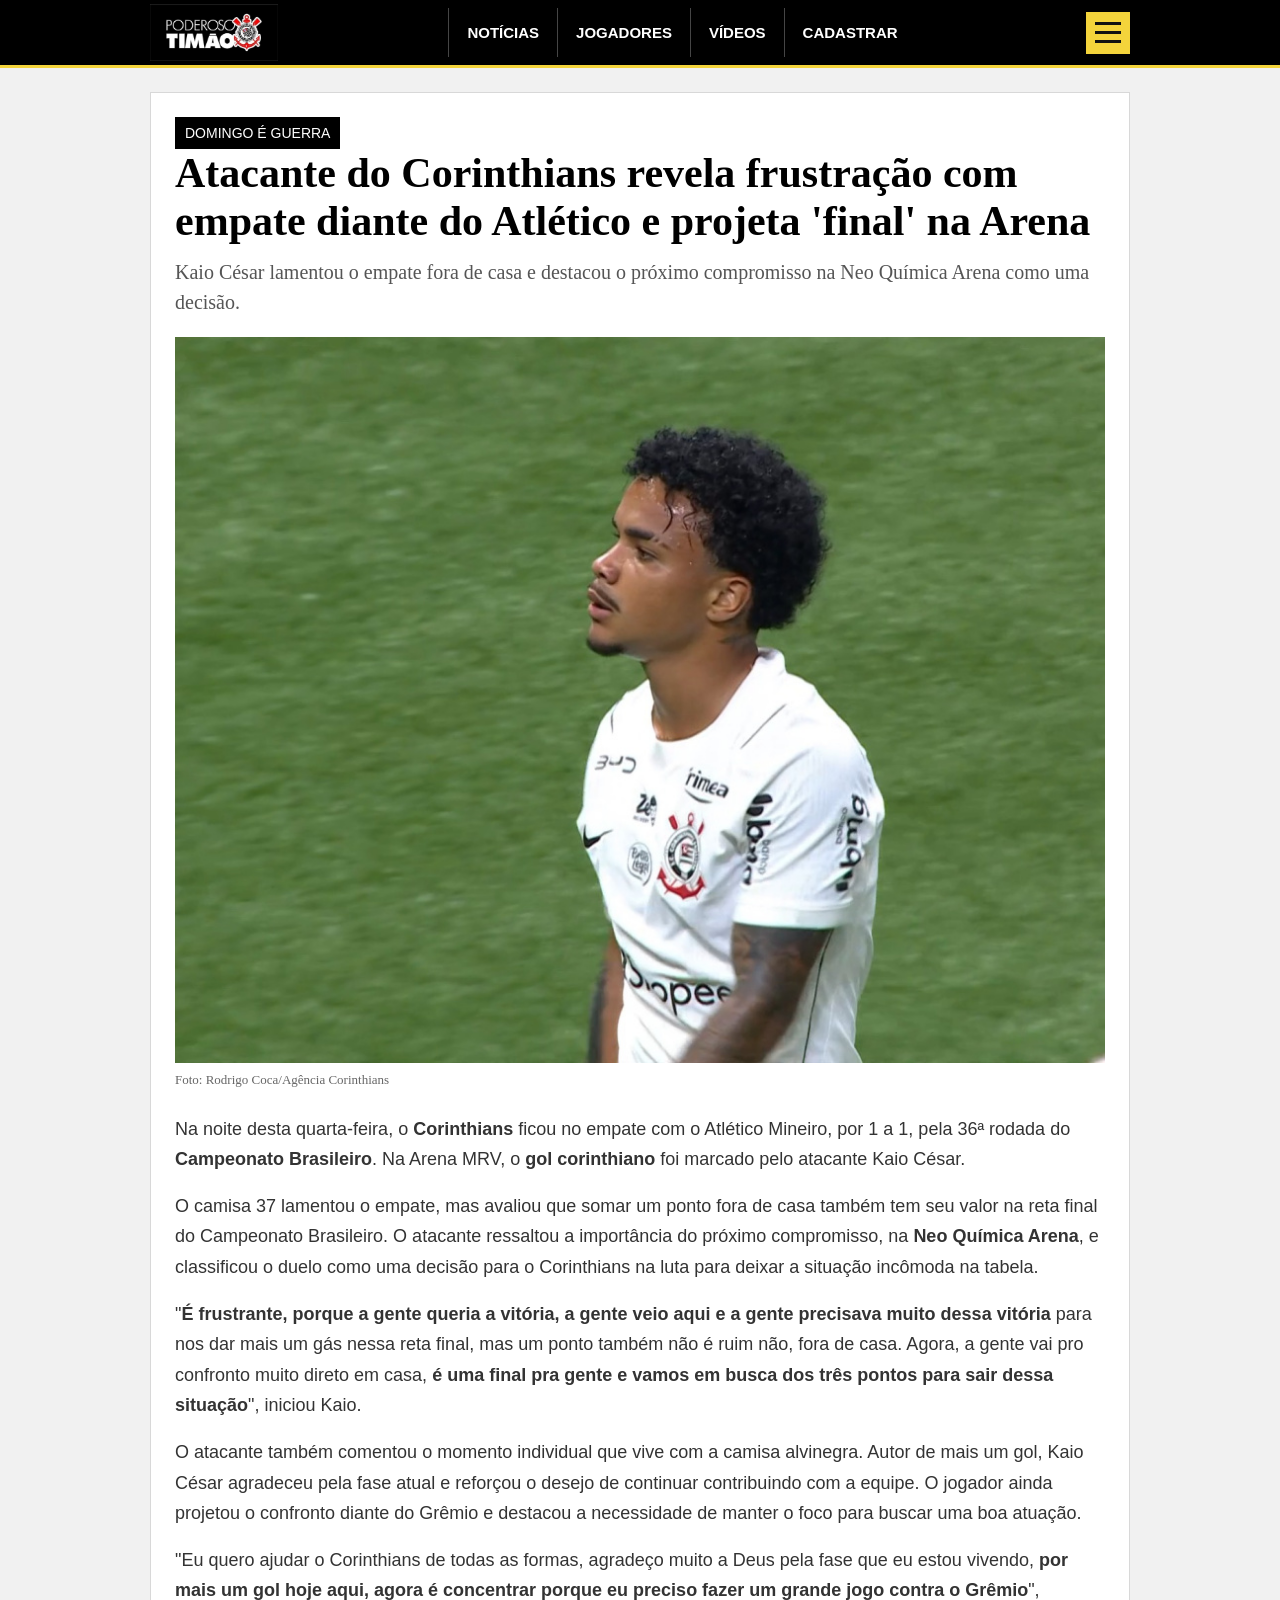
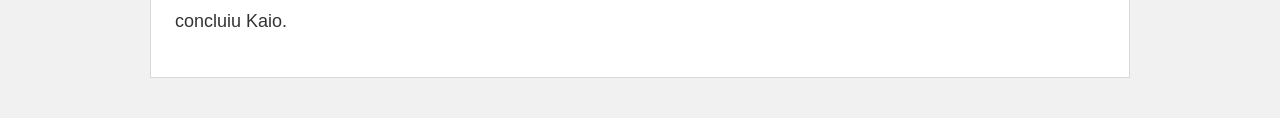
<file: kaio-cesar.html>
<!DOCTYPE html>
<html lang="pt-br">
<head>
    <meta charset="UTF-8">
    <meta name="viewport" content="width=device-width, initial-scale=1.0">
    <link rel="stylesheet" href="bom and good.css">
    <script src="scriptsss.js" defer></script>
    <script src="noticias-admin.js" defer></script>
    <script src="contas.js" defer></script>
    <title>Kaio César projeta final na Arena | Poderoso Timão</title>
</head>
<body>
    <header class="DivPAI">
        <div class="fiote">
            <a class="Menu" href="index.html" aria-label="Página inicial">
                <img src="poderoso.jpg" alt="Logo Poderoso Timão">
            </a>
        </div>
        <nav class="links-barra" aria-label="Links principais">
            <a class="link-barra" href="TODAS.html">Notícias</a>
            <a class="link-barra" href="jogadores.html">Jogadores</a>
            <a class="link-barra" href="videos.html">Vídeos</a>
            <a class="link-barra" href="conta.html" data-conta-link>Cadastrar</a>
        </nav>
        <button class="botao-menu" type="button" aria-label="Abrir menu" aria-expanded="false" aria-controls="menu-lateral">
            <span></span>
            <span></span>
            <span></span>
        </button>
        <nav class="botoes" id="menu-lateral" aria-label="Menu principal">
            <button class="botao" type="button">Venha torcer!</button>
            <a class="botao-link" href="tabela.html">Tabela</a>
            <a class="botao-link" href="contato.html">Contato</a>
            <a class="botao-link" href="criar.html" data-admin-access hidden>Criar</a>
            <div class="grupo-menu">
                <h2 class="titulo-menu">Mais do Timão</h2>
                <a class="botao-extra" href="classificacao.html">Classificação</a>
                <a class="botao-extra" href="proximos-jogos.html">Próximos jogos</a>
                <a class="botao-extra" href="resultados.html">Resultados</a>
                <a class="botao-extra" href="calendario.html">Calendário</a>
            </div>
        </nav>
    </header>
    <button class="fundo-menu" type="button" aria-label="Fechar menu" hidden></button>

    <main class="pagina-noticia">
        <article class="materia" data-static-noticia-id="kaio-cesar.html">
            <span class="etiqueta-imagem">Domingo é guerra</span>
            <h1>Atacante do Corinthians revela frustração com empate diante do Atlético e projeta 'final' na Arena</h1>
            <p class="linha-fina">
                Kaio César lamentou o empate fora de casa e destacou o próximo compromisso na Neo Química Arena como uma decisão.
            </p>
            <figure class="imagem-materia">
                <img
                    class="foto-confronto"
                    src="kaio_cesar_inspirado.jpg"
                    alt="Kaio César pelo Corinthians"
                >
                <figcaption class="legenda-foto">Foto: Rodrigo Coca/Agência Corinthians</figcaption>
            </figure>
            <section class="texto-materia">
                <p>
                    Na noite desta quarta-feira, o <strong>Corinthians</strong> ficou no empate com o Atlético Mineiro, por 1 a 1, pela 36ª rodada do <strong>Campeonato Brasileiro</strong>. Na Arena MRV, o <strong>gol corinthiano</strong> foi marcado pelo atacante Kaio César.
                </p>
                <p>
                    O camisa 37 lamentou o empate, mas avaliou que somar um ponto fora de casa também tem seu valor na reta final do Campeonato Brasileiro. O atacante ressaltou a importância do próximo compromisso, na <strong>Neo Química Arena</strong>, e classificou o duelo como uma decisão para o Corinthians na luta para deixar a situação incômoda na tabela.
                </p>
                <p>
                    "<strong>É frustrante, porque a gente queria a vitória, a gente veio aqui e a gente precisava muito dessa vitória</strong> para nos dar mais um gás nessa reta final, mas um ponto também não é ruim não, fora de casa. Agora, a gente vai pro confronto muito direto em casa, <strong>é uma final pra gente e vamos em busca dos três pontos para sair dessa situação</strong>", iniciou Kaio.
                </p>
                <p>
                    O atacante também comentou o momento individual que vive com a camisa alvinegra. Autor de mais um gol, Kaio César agradeceu pela fase atual e reforçou o desejo de continuar contribuindo com a equipe. O jogador ainda projetou o confronto diante do Grêmio e destacou a necessidade de manter o foco para buscar uma boa atuação.
                </p>
                <p>
                    "Eu quero ajudar o Corinthians de todas as formas, agradeço muito a Deus pela fase que eu estou vivendo, <strong>por mais um gol hoje aqui, agora é concentrar porque eu preciso fazer um grande jogo contra o Grêmio</strong>", concluiu Kaio.
                </p>
            </section>
        </article>
    </main>
</body>
</html>
</file>
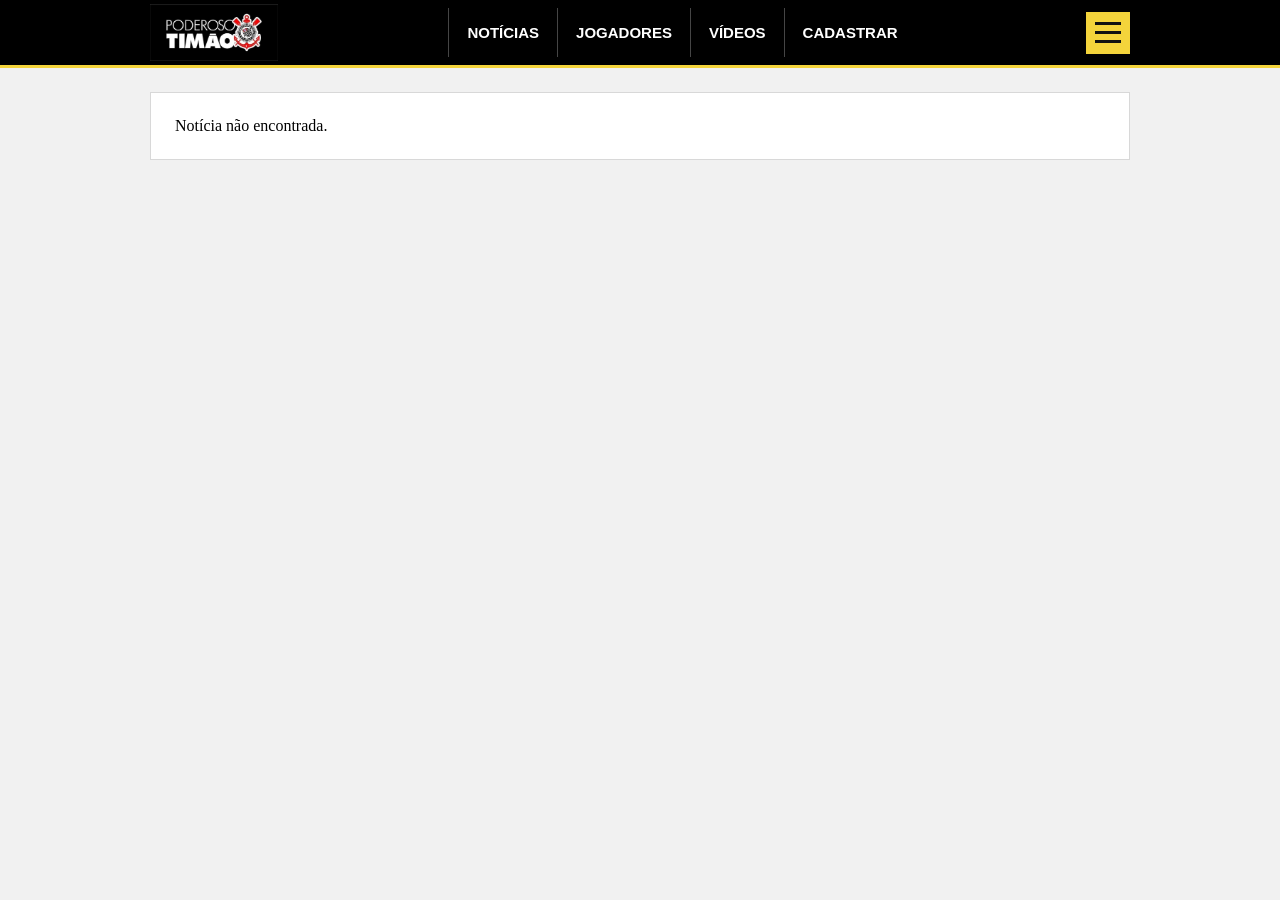
<file: noticia-criada.html>
<!DOCTYPE html>
<html lang="pt-br">
<head>
    <meta charset="UTF-8">
    <meta name="viewport" content="width=device-width, initial-scale=1.0">
    <link rel="stylesheet" href="bom and good.css">
    <script src="scriptsss.js" defer></script>
    <script src="noticias-admin.js" defer></script>
    <script src="contas.js" defer></script>
    <title>Notícia | Poderoso Timão</title>
</head>
<body>
    <header class="DivPAI">
        <div class="fiote">
            <a class="Menu" href="index.html" aria-label="Página inicial">
                <img src="poderoso.jpg" alt="Logo Poderoso Timão">
            </a>
        </div>
        <nav class="links-barra" aria-label="Links principais">
            <a class="link-barra" href="TODAS.html">Notícias</a>
            <a class="link-barra" href="jogadores.html">Jogadores</a>
            <a class="link-barra" href="videos.html">Vídeos</a>
            <a class="link-barra" href="conta.html" data-conta-link>Cadastrar</a>
        </nav>
        <button class="botao-menu" type="button" aria-label="Abrir menu" aria-expanded="false" aria-controls="menu-lateral">
            <span></span><span></span><span></span>
        </button>
        <nav class="botoes" id="menu-lateral" aria-label="Menu principal">
            <button class="botao" type="button">Venha torcer!</button>
            <a class="botao-link" href="tabela.html">Tabela</a>
            <a class="botao-link" href="contato.html">Contato</a>
            <a class="botao-link" href="criar.html" data-admin-access hidden>Criar</a>
        </nav>
    </header>
    <button class="fundo-menu" type="button" aria-label="Fechar menu" hidden></button>
    <main class="pagina-noticia">
        <article class="materia" id="noticia-criada" aria-live="polite">
            <p>Carregando notícia...</p>
        </article>
    </main>
</body>
</html>
</file>
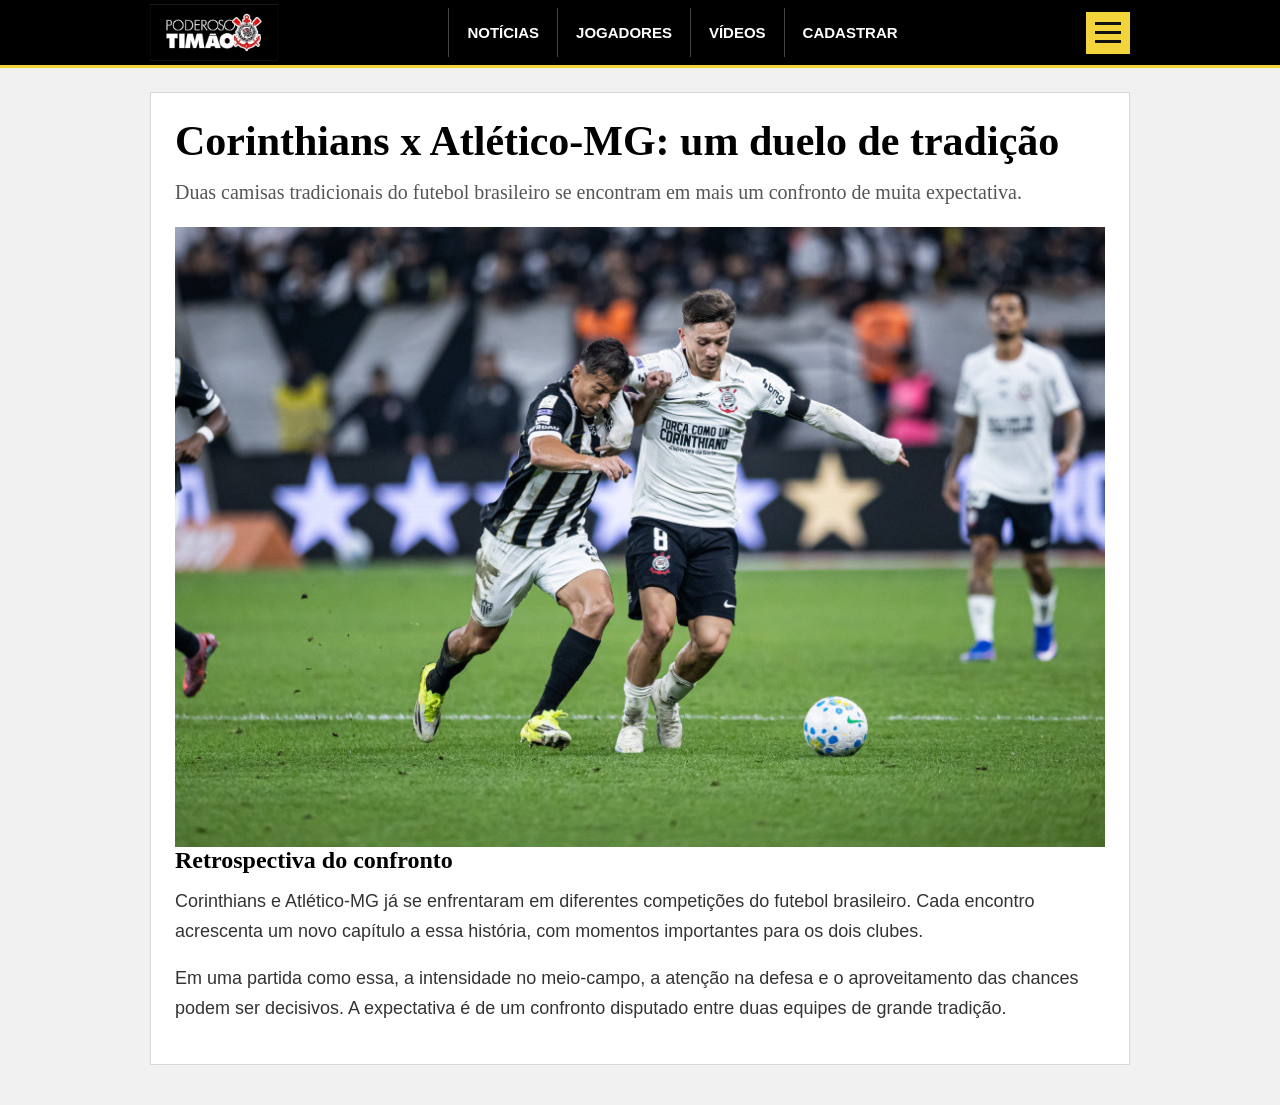
<file: noticia.html>
<!DOCTYPE html>
<html lang="pt-br">
<head>
    <meta charset="UTF-8">
    <meta name="viewport" content="width=device-width, initial-scale=1.0">
    <link rel="stylesheet" href="bom and good.css">
    <script src="scriptsss.js" defer></script>
    <script src="noticias-admin.js" defer></script>
    <script src="contas.js" defer></script>
    <title>Corinthians empata com o Atlético-MG</title>

</head>
<body>
    <header class="DivPAI">
      <div class="fiote">
        <a class="Menu" href="index.html" aria-label="Página inicial">
          <img src="poderoso.jpg" alt="Logo Poderoso Timão">
        </a>
      </div>
      <nav class="links-barra" aria-label="Links principais">
        <a class="link-barra" href="TODAS.html">Notícias</a>
        <a class="link-barra" href="jogadores.html">Jogadores</a>
        <a class="link-barra" href="videos.html">Vídeos</a>
        <a class="link-barra" href="conta.html" data-conta-link>Cadastrar</a>
      </nav>
      <button class="botao-menu" type="button" aria-label="Abrir menu" aria-expanded="false" aria-controls="menu-lateral">
        <span></span>
        <span></span>
        <span></span>
      </button>
      <nav class="botoes" id="menu-lateral" aria-label="Menu principal">
        <button class="botao" type="button">Venha torcer!</button>
        <a class="botao-link" href="tabela.html">Tabela</a>
        <a class="botao-link" href="contato.html">Contato</a>
        <a class="botao-link" href="criar.html" data-admin-access hidden>Criar</a>
        <div class="grupo-menu">
          <h2 class="titulo-menu">Mais do Timão</h2>
          <a class="botao-extra" href="classificacao.html">Classificação</a>
          <a class="botao-extra" href="proximos-jogos.html">Próximos jogos</a>
          <a class="botao-extra" href="resultados.html">Resultados</a>
          <a class="botao-extra" href="calendario.html">Calendário</a>
        </div>
      </nav>
    </header>
    <button class="fundo-menu" type="button" aria-label="Fechar menu" hidden></button>
<main class="pagina-noticia">
  <article class="materia" id="duelo" data-static-noticia-id="noticia.html#duelo">
    <h1>Corinthians x Atlético-MG: um duelo de tradição</h1>

    <p class="linha-fina">
      Duas camisas tradicionais do futebol brasileiro se encontram em mais um
      confronto de muita expectativa.
    </p>

    <img
      class="foto-confronto"
      src="Rodrigo_garro.jpg"
      alt="Jogador do Corinthians em campo contra o Atlético-MG"
    >

    <section class="texto-materia">
      <h2>Retrospectiva do confronto</h2>
      <p>
        Corinthians e Atlético-MG já se enfrentaram em diferentes competições
        do futebol brasileiro. Cada encontro acrescenta um novo capítulo a
        essa história, com momentos importantes para os dois clubes.
      </p>
      <p>
        Em uma partida como essa, a intensidade no meio-campo, a atenção na
        defesa e o aproveitamento das chances podem ser decisivos. A expectativa
        é de um confronto disputado entre duas equipes de grande tradição.
      </p>
    </section>
  </article>
</main>
    
</body>
</html>
</file>
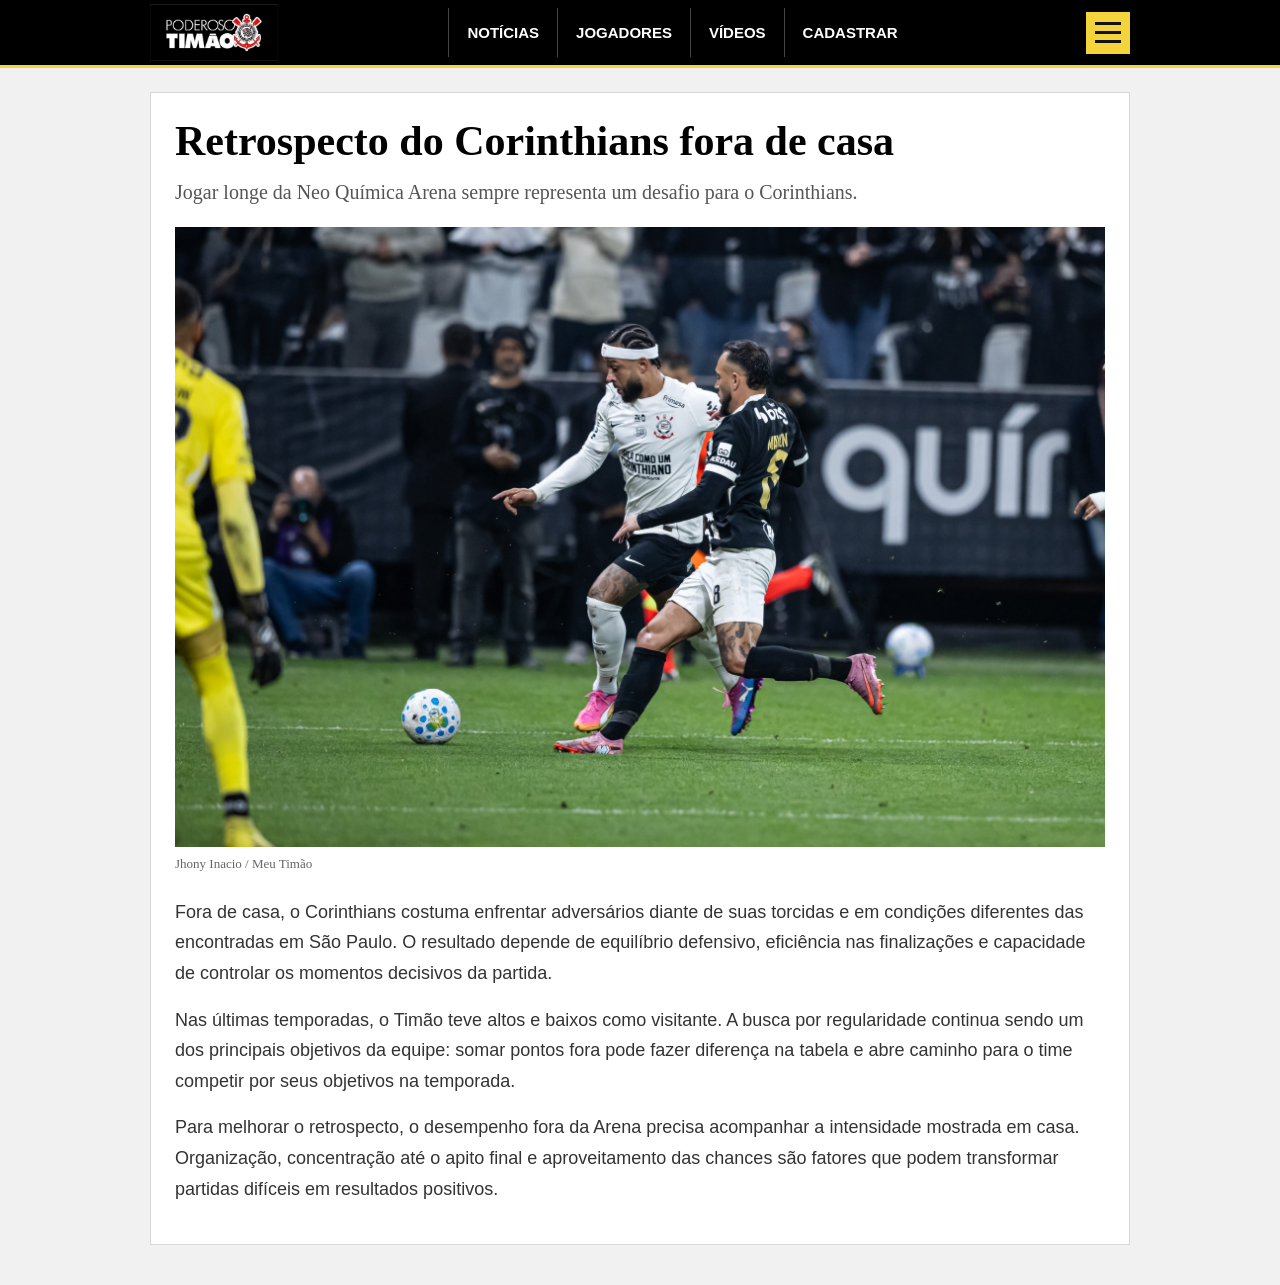
<file: retrospectiva.html>
<!DOCTYPE html>
<html lang="pt-br">
<head>
    <meta charset="UTF-8">
    <meta name="viewport" content="width=device-width, initial-scale=1.0">
    <link rel="stylesheet" href="bom and good.css">
    <script src="scriptsss.js" defer></script>
    <script src="noticias-admin.js" defer></script>
    <script src="contas.js" defer></script>
    <title>Retrospecto fora de casa | Poderoso Timão</title>
</head>
<body>
    <header class="DivPAI">
        <div class="fiote">
            <a class="Menu" href="index.html" aria-label="Página inicial">
                <img src="poderoso.jpg" alt="Logo Poderoso Timão">
            </a>
        </div>
        <nav class="links-barra" aria-label="Links principais">
            <a class="link-barra" href="TODAS.html">Notícias</a>
            <a class="link-barra" href="jogadores.html">Jogadores</a>
            <a class="link-barra" href="videos.html">Vídeos</a>
            <a class="link-barra" href="conta.html" data-conta-link>Cadastrar</a>
        </nav>
        <button class="botao-menu" type="button" aria-label="Abrir menu" aria-expanded="false" aria-controls="menu-lateral">
            <span></span><span></span><span></span>
        </button>
        <nav class="botoes" id="menu-lateral" aria-label="Menu principal">
            <button class="botao" type="button">Venha torcer!</button>
            <a class="botao-link" href="tabela.html">Tabela</a>
            <a class="botao-link" href="contato.html">Contato</a>
            <a class="botao-link" href="criar.html" data-admin-access hidden>Criar</a>
        </nav>
    </header>
    <button class="fundo-menu" type="button" aria-label="Fechar menu" hidden></button>

    <main class="pagina-noticia">
        <article class="materia" data-static-noticia-id="retrospectiva.html">
            <h1>Retrospecto do Corinthians fora de casa</h1>
            <p class="linha-fina">
                Jogar longe da Neo Química Arena sempre representa um desafio para o Corinthians.
            </p>
            <figure class="imagem-materia">
                <img
                    class="foto-confronto"
                    src="memphis.jpg"
                    alt="Memphis Depay pelo Corinthians"
                >
                <figcaption class="legenda-foto">Jhony Inacio / Meu Timão</figcaption>
            </figure>
            <section class="texto-materia">
                <p>
                    Fora de casa, o Corinthians costuma enfrentar adversários diante de suas
                    torcidas e em condições diferentes das encontradas em São Paulo. O resultado
                    depende de equilíbrio defensivo, eficiência nas finalizações e capacidade
                    de controlar os momentos decisivos da partida.
                </p>
                <p>
                    Nas últimas temporadas, o Timão teve altos e baixos como visitante. A busca
                    por regularidade continua sendo um dos principais objetivos da equipe:
                    somar pontos fora pode fazer diferença na tabela e abre caminho para o time
                    competir por seus objetivos na temporada.
                </p>
                <p>
                    Para melhorar o retrospecto, o desempenho fora da Arena precisa acompanhar
                    a intensidade mostrada em casa. Organização, concentração até o apito final
                    e aproveitamento das chances são fatores que podem transformar partidas
                    difíceis em resultados positivos.
                </p>
            </section>
        </article>
    </main>
</body>
</html>
</file>
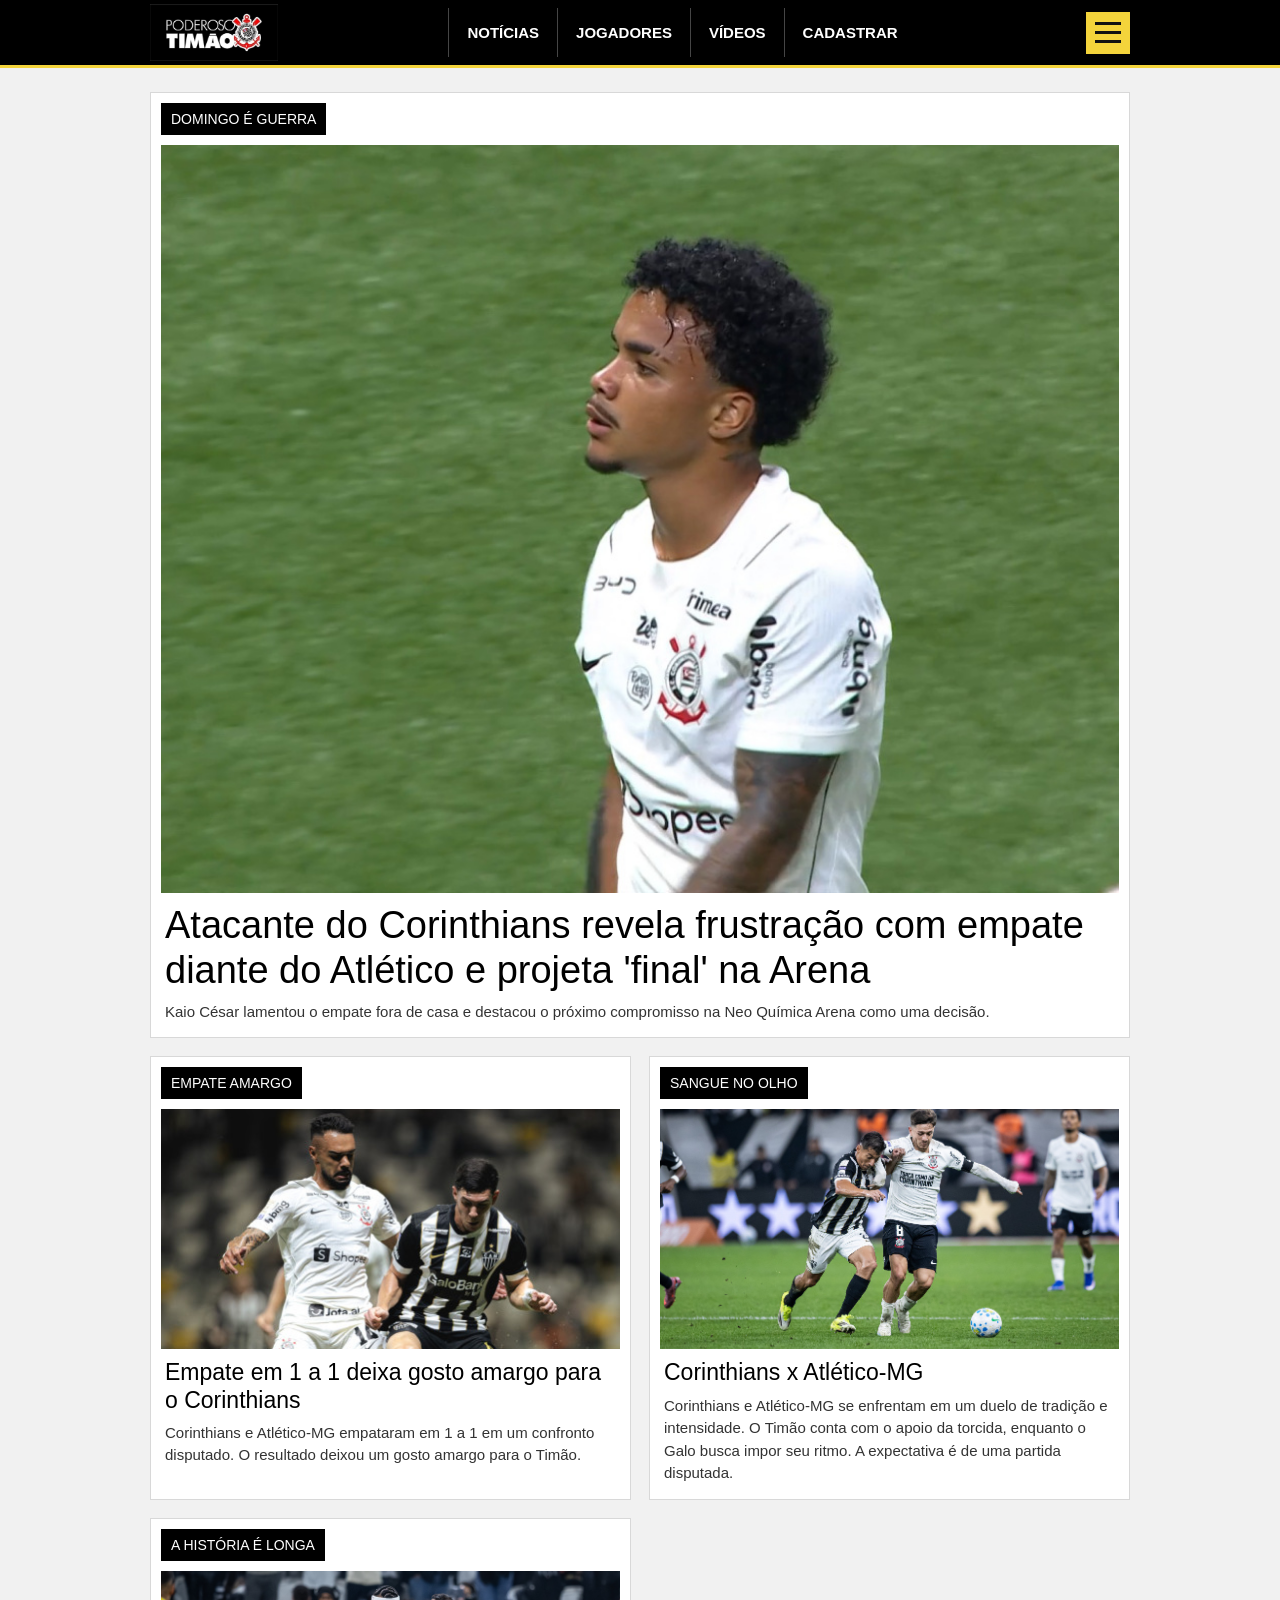
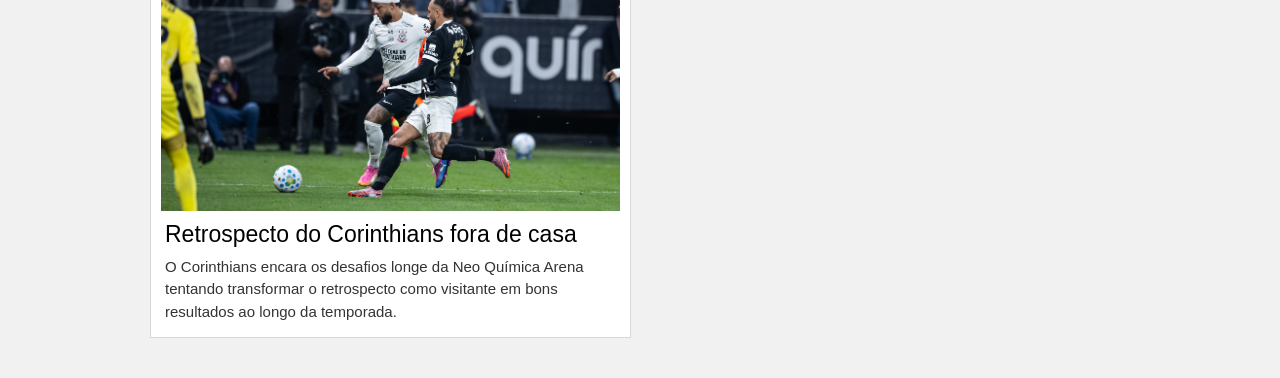
<file: Sitenavisaodoadmin.html>
<!DOCTYPE html>
<html lang="pt-br">
<head>
    <meta charset="UTF-8">
    <meta name="viewport" content="width=device-width, initial-scale=1.0">
    <link rel="stylesheet" href="bom and good.css">
    <title>Bom e novo</title>
    <script src="scriptsss.js" defer></script>
    <script src="noticias-admin.js" defer></script>
    <script src="contas.js" defer></script>
</head>
<body>
    <header class="DivPAI">
        <div class="fiote">
            <a class="Menu" href="Sitenavisaodoadmin.html" aria-label="Página inicial">
                <img src="poderoso.jpg" alt="Logo Poderoso Timão">
            </a>
        </div>
        <nav class="links-barra" aria-label="Links principais">
            <a class="link-barra" href="TODAS.html">Notícias</a>
            <a class="link-barra" href="jogadores.html">Jogadores</a>
            <a class="link-barra" href="videos.html">Vídeos</a>
            <a class="link-barra" href="conta.html" data-conta-link>Cadastrar</a>
        </nav>
        <button class="botao-menu" type="button" aria-label="Abrir menu" aria-expanded="false" aria-controls="menu-lateral">
            <span></span><span></span><span></span>
        </button>
        <nav class="botoes" id="menu-lateral" aria-label="Menu principal">
            <button class="botao" type="button">Venha torcer!</button>
            <a class="botao-link" href="tabela.html">Tabela</a>
            <a class="botao-link" href="contato.html">Contato</a>
            <a class="botao-link" href="criar.html" data-admin-access hidden>Criar</a>
            <div class="grupo-menu">
                <h2 class="titulo-menu">Mais do Timão</h2>
                <a class="botao-extra" href="classificacao.html">Classificação</a>
                <a class="botao-extra" href="proximos-jogos.html">Próximos jogos</a>
                <a class="botao-extra" href="resultados.html">Resultados</a>
                <a class="botao-extra" href="calendario.html">Calendário</a>
            </div>
        </nav>
    </header>
    <button class="fundo-menu" type="button" aria-label="Fechar menu" hidden></button>
    <main class="conteudo">
        <section class="grade-noticias destaques-inicio" aria-label="Notícias em destaque">
            <article class="noticia noticia-destaque">
                <div class="imagem-com-titulo">
                    <span class="etiqueta-imagem">Domingo é guerra</span>
                    <a href="kaio-cesar.html">
                        <img class="imagem-noticia" src="kaio_cesar_inspirado.jpg" alt="Kaio César, atacante do Corinthians">
                    </a>
                </div>
                <div class="texto-noticia">
                    <h1>Atacante do Corinthians revela frustração com empate diante do Atlético e projeta 'final' na Arena</h1>
                    <p>Kaio César lamentou o empate fora de casa e destacou o próximo compromisso na Neo Química Arena como uma decisão.</p>
                </div>
            </article>
            <article class="noticia">
                <div class="imagem-com-titulo">
                    <span class="etiqueta-imagem">Empate amargo</span>
                    <a href="Empate amargo.html">
                        <img class="imagem-noticia" src="EMPATE_2.jpg" alt="Empate em 1 a 1 entre Corinthians e Atlético-MG">
                    </a>
                </div>
                <div class="texto-noticia">
                    <h2>Empate em 1 a 1 deixa gosto amargo para o Corinthians</h2>
                    <p>Corinthians e Atlético-MG empataram em 1 a 1 em um confronto disputado. O resultado deixou um gosto amargo para o Timão.</p>
                </div>
            </article>
            <article class="noticia">
                <div class="imagem-com-titulo">
                    <span class="etiqueta-imagem">Sangue no olho</span>
                    <a href="noticia.html#duelo">
                        <img class="imagem-noticia" src="Rodrigo_garro.jpg" alt="Jogador do Corinthians comemorando um gol">
                    </a>
                </div>
                <div class="texto-noticia">
                    <h2>Corinthians x Atlético-MG</h2>
                    <p>Corinthians e Atlético-MG se enfrentam em um duelo de tradição e intensidade. O Timão conta com o apoio da torcida, enquanto o Galo busca impor seu ritmo. A expectativa é de uma partida disputada.</p>
                </div>
            </article>
            <article class="noticia">
                <div class="imagem-com-titulo">
                    <span class="etiqueta-imagem">A história é longa</span>
                    <a href="retrospectiva.html">
                        <img class="imagem-noticia" src="memphis.jpg" alt="Memphis Depay em ação pelo Corinthians">
                    </a>
                </div>
                <div class="texto-noticia">
                    <h2>Retrospecto do Corinthians fora de casa</h2>
                    <p>O Corinthians encara os desafios longe da Neo Química Arena tentando transformar o retrospecto como visitante em bons resultados ao longo da temporada.</p>
                </div>
            </article>
        </section>
    </main>
</body>
</html>
</file>
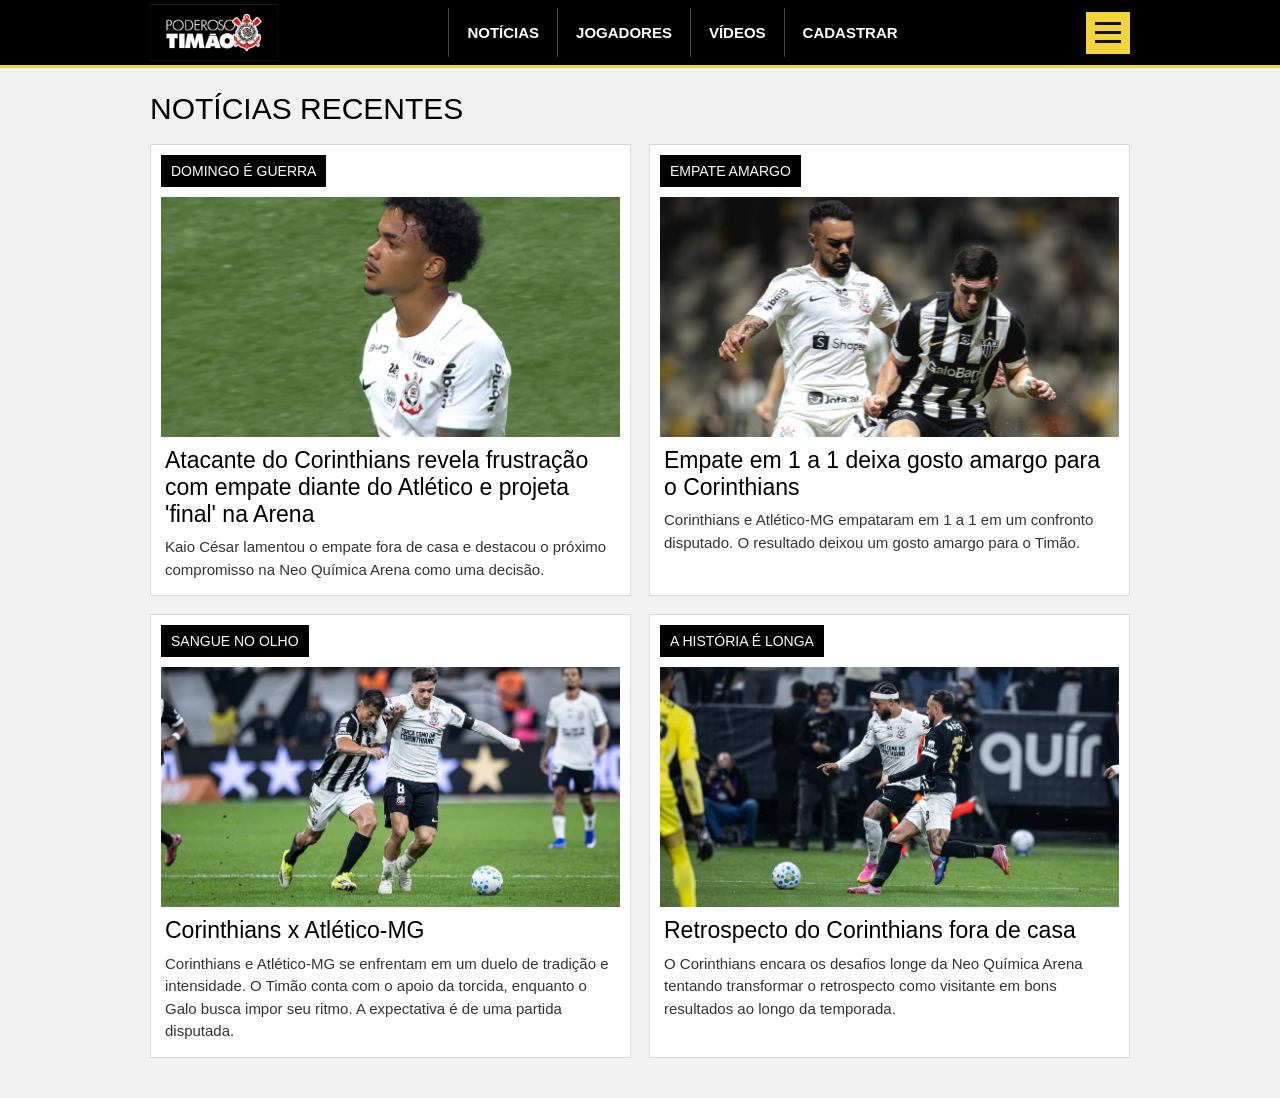
<file: TODAS.html>
<!DOCTYPE html>
<html lang="pt-br">
<head>
    <meta charset="UTF-8">
    <meta name="viewport" content="width=device-width, initial-scale=1.0">
    <link rel="stylesheet" href="bom and good.css">
    <script src="scriptsss.js" defer></script>
    <script src="noticias-admin.js" defer></script>
    <script src="contas.js" defer></script>
    <title>Todas as notícias</title>
</head>
<body>
    <header class="DivPAI">
        <div class="fiote">
            <a class="Menu" href="index.html" aria-label="Página inicial">
                <img src="poderoso.jpg" alt="Logo Poderoso Timão">
            </a>
        </div>
        <nav class="links-barra" aria-label="Links principais">
            <a class="link-barra" href="TODAS.html">Notícias</a>
            <a class="link-barra" href="jogadores.html">Jogadores</a>
            <a class="link-barra" href="videos.html">Vídeos</a>
            <a class="link-barra" href="conta.html" data-conta-link>Cadastrar</a>
        </nav>
        <button class="botao-menu" type="button" aria-label="Abrir menu" aria-expanded="false" aria-controls="menu-lateral">
            <span></span>
            <span></span>
            <span></span>
        </button>
        <nav class="botoes" id="menu-lateral" aria-label="Menu principal">
            <button class="botao" type="button">Venha torcer!</button>
            <a class="botao-link" href="tabela.html">Tabela</a>
            <a class="botao-link" href="contato.html">Contato</a>
            <a class="botao-link" href="criar.html" data-admin-access hidden>Criar</a>
            <div class="grupo-menu">
                <h2 class="titulo-menu">Mais do Timão</h2>
                <a class="botao-extra" href="classificacao.html">Classificação</a>
                <a class="botao-extra" href="proximos-jogos.html">Próximos jogos</a>
                <a class="botao-extra" href="resultados.html">Resultados</a>
                <a class="botao-extra" href="calendario.html">Calendário</a>
            </div>
        </nav>
    </header>
    <button class="fundo-menu" type="button" aria-label="Fechar menu" hidden></button>
    <main class="conteudo">
        <h1>Notícias Recentes</h1>
        <section class="grade-noticias" aria-label="Lista de notícias">
            <article class="noticia">
                <div class="imagem-com-titulo">
                    <span class="etiqueta-imagem">Domingo é guerra</span>
                    <a href="kaio-cesar.html">
                        <img
                            class="imagem-noticia"
                            src="kaio_cesar_inspirado.jpg"
                            alt="Kaio César, atacante do Corinthians"
                        >
                    </a>
                </div>
                <div class="texto-noticia">
                    <h2>Atacante do Corinthians revela frustração com empate diante do Atlético e projeta 'final' na Arena</h2>
                    <p>
                        Kaio César lamentou o empate fora de casa e destacou o próximo
                        compromisso na Neo Química Arena como uma decisão.
                    </p>
                </div>
            </article>
            <article class="noticia">
                <div class="imagem-com-titulo">
                    <span class="etiqueta-imagem">Empate amargo</span>
                    <a href="Empate amargo.html">
                        <img
                            class="imagem-noticia"
                            src="EMPATE_2.jpg"
                            alt="Escudo do Corinthians ilustrando o empate em 1 a 1 com o Atlético-MG"
                        >
                    </a>
                </div>
                <div class="texto-noticia">
                    <h2>Empate em 1 a 1 deixa gosto amargo para o Corinthians</h2>
                    <p>
                        Corinthians e Atlético-MG empataram em 1 a 1 em um confronto
                        disputado. O resultado deixou um gosto amargo para o Timão.
                    </p>
                </div>
            </article>
            <article class="noticia">
                <div class="imagem-com-titulo">
                    <span class="etiqueta-imagem">Sangue no olho</span>
                    <a href="noticia.html#duelo">
                        <img
                            class="imagem-noticia"
                            src="Rodrigo_garro.jpg"
                            alt="Jogador do Corinthians comemorando um gol"
                        >
                    </a>
                </div>
                <div class="texto-noticia">
                    <h2>Corinthians x Atlético-MG</h2>
                    <p>
                        Corinthians e Atlético-MG se enfrentam em um duelo de tradição e
                        intensidade. O Timão conta com o apoio da torcida, enquanto o Galo
                        busca impor seu ritmo. A expectativa é de uma partida disputada.
                    </p>
                </div>
            </article>
            <article class="noticia">
                <div class="imagem-com-titulo">
                    <span class="etiqueta-imagem">A história é longa</span>
                    <a href="retrospectiva.html">
                        <img
                            class="imagem-noticia"
                            src="memphis.jpg"
                            alt="Memphis Depay em ação pelo Corinthians"
                        >
                    </a>
                </div>
                <div class="texto-noticia">
                    <h2>Retrospecto do Corinthians fora de casa</h2>
                    <p>
                        O Corinthians encara os desafios longe da Neo Química Arena
                        tentando transformar o retrospecto como visitante em bons resultados
                        ao longo da temporada.
                    </p>
                </div>
            </article>
        </section>
    </main>
</body>
</html>
</file>
<file: bom and good.css>
* {
  box-sizing: border-box;
  margin: 0;
  padding: 0;
}

body {
  background: rgb(226, 226, 226);
  padding-top: 88px;
}

.DivPAI {
  position: fixed;
  top: 0;
  left: 0;
  z-index: 1000;

  display: flex;
  align-items: center;
  justify-content: flex-start;
  gap: 40px;

  width: 100%;
  height: 88px;
  padding: 10px 24px;
  box-sizing: border-box;
  background-color: #000;
}

.fiote {
  width: auto;
  height: auto;
  background: transparent;

  display: flex;
  align-items: flex-start;
  justify-content: flex-start;
}

.Menu {
  width: auto;
  height: auto;
  padding: 0;
  border: none;
  background: transparent;
  outline: none;
  cursor: pointer;
}

.Menu img {
  width: 120px;
  height: auto;
  display: block;
  border: none;
}

.botoes {
  width: auto;
  height: auto;
  margin: 0;
  background: transparent;

  display: flex;
  align-items: center;
}

.botao,
.botao-2,
.botao-3,
.botao-4,
.botao-link,
.botao-extra {
  padding: 14px 22px;
  font-size: 18px;
  border: none;
  border-left: 2px solid white;
  border-right: 2px solid white;
  border-radius: 0;
  background: transparent;
  color: white;
  cursor: pointer;
 
}
.botoes{
   display: flex;
  align-items: center;
  gap: 60px;
}
.Menu img {
  width: 160px;
  height: auto;
  display: block;
}

.links-barra {
  display: flex;
  align-items: center;
  gap: 32px;
}

.link-barra {
  display: block;
  padding: 18px 24px;
  border-left: 3px solid white;
  border-right: 3px solid white;
  color: white;
  font-size: 20px;
  text-decoration: none;
  white-space: nowrap;
}

.link-barra:hover {
  border-radius: 4px;
  background: white;
  color: black;
}

.botao:hover,
.botao-2:hover,
.botao-3:hover,
.botao-4:hover,
.botao-link:hover,
.botao-extra:hover {
  background-color: white;
  color: black;
  transform: scale(1.05);
  border-radius:4px;
  font-weight:400px;
}

.botoes a {
  display: block;
  font-family: inherit;
  text-decoration: none;
}

.grupo-menu {
  width: 100%;
  margin-top: 8px;
  padding-top: 8px;
  border-top: 1px solid #444;
}

.titulo-menu {
  padding: 8px 20px;
  color: #aaa;
  font-family: "Segoe UI", Arial, sans-serif;
  font-size: 12px;
  letter-spacing: 1px;
  text-transform: uppercase;
}

.conteudo {
  padding: 32px 24px;
}

.grade-noticias {
  display: grid;
  grid-template-columns: repeat(auto-fill, minmax(260px, 1fr));
  gap: 20px;
  margin-top: 20px;
}

.grade-noticias .noticia {
  width: 100%;
  max-width: none;
  margin: 0;
  padding: 16px;
  align-items: stretch;
}

.grade-noticias .texto-noticia {
  max-width: none;
}

.noticia {
  max-width: 900px;
  margin: 32px auto;
  padding: 20px;
  display: flex;
  flex-direction: column;
  align-items: center;
  gap: 18px;
  background: #f4f4f4;
  border-radius: 12px;
  text-align: center;
}

.imagem-com-titulo {
  width: 100%;
  max-width: 700px;
  display: flex;
  flex-direction: column;
  align-items: flex-start;
  gap: 8px;
}

.imagem-noticia {
  display: block;
  width: 100%;
  height: auto;
  transition: transform 0.25s ease;
}

.texto-noticia {
  max-width: 700px;
}

.texto-noticia h1 {
  margin-bottom: 12px;
  font-size: 28px;
}

.texto-noticia p {
  font-size: 17px;
  line-height: 1.5;
}
.noticia > a {
  overflow: hidden;
  border-radius: 8px;
}

.imagem-com-titulo > a {
  display: block;
  width: 100%;
  overflow: hidden;
  border-radius: 0 0 8px 8px;
}

.imagem-noticia:hover {
  transform: scale(1.05);
}
.etiqueta-imagem {
  position: static;
  display: inline-block;
  padding: 8px 10px;
  background: black;
  color: white;
  font-family: Impact, "Arial Narrow", sans-serif;
  font-size: 16px;
  text-transform: uppercase;
}
.texto-noticia p {
  font-family: "Segoe UI", Arial, sans-serif;
  font-size: 18px;
  line-height: 1.7;
  color: #333;
}
.pagina-noticia {
  padding: 32px 24px;
}

.materia {
  max-width: 1000px;
  margin: 0 auto;
  padding: 24px;
  background: white;
  border-radius: 12px;
}

.materia + .materia {
  margin-top: 24px;
}

.materia h1 {
  margin-bottom: 12px;
  font-size: clamp(28px, 4vw, 42px);
}

.linha-fina {
  margin-bottom: 20px;
  color: #555;
  font-size: 20px;
  line-height: 1.5;
}

.foto-confronto {
  display: block;
  width: 100%;
  height: auto;
  border-radius: 0;
}

.imagem-materia {
  margin-bottom: 24px;
}

.legenda-foto {
  margin-top: 8px;
  color: #666;
  font-size: 13px;
  line-height: 1.4;
}

.texto-materia h2 {
  margin-bottom: 12px;
}

.texto-materia p {
  margin-bottom: 16px;
  color: #333;
  font-family: "Segoe UI", Arial, sans-serif;
  font-size: 18px;
  line-height: 1.7;
}

.video-destaques {
  margin-top: 32px;
}

.video-destaques h2 {
  margin-bottom: 12px;
  font-family: "Segoe UI", Arial, sans-serif;
}

.video-container {
  display: flex;
  aspect-ratio: 16 / 9;
  align-items: center;
  justify-content: center;
  background: #111;
  color: white;
  text-align: center;
}

.video-container iframe,
.video-container video {
  width: 100%;
  height: 100%;
  border: 0;
}

.link-video {
  margin-top: 12px;
  text-align: center;
}

.link-video a {
  color: #111;
  font-weight: 700;
  text-decoration: underline;
}

.instrucao-video {
  margin-top: 8px;
  color: #555;
  font-family: "Segoe UI", Arial, sans-serif;
  font-size: 14px;
}

@media (max-width: 600px) {
  body {
    padding-top: 112px;
  }

  .DivPAI {
    height: 112px;
    flex-wrap: wrap;
    align-content: space-between;
    justify-content: space-between;
    gap: 4px 8px;
    padding: 8px 12px;
  }

  .fiote {
    order: 1;
  }

  .botao-menu {
    order: 2;
  }

  .links-barra {
    order: 3;
    flex: 1 0 100%;
    justify-content: center;
    gap: 12px;
    overflow-x: auto;
  }

  .link-barra {
    padding: 8px 12px;
    font-size: 16px;
  }

  .Menu img {
    width: 96px;
  }

  .botao-menu {
    display: flex;
    width: 44px;
    height: 44px;
    flex-direction: column;
    align-items: center;
    justify-content: center;
    gap: 5px;
    border: 0;
    background: #292929;
    cursor: pointer;
  }

  .botao-menu span {
    display: block;
    width: 24px;
    height: 3px;
    background: white;
  }

  .botoes {
    position: fixed;
    top: 112px;
    bottom: 0;
    left: 0;
    z-index: 999;
    display: flex;
    width: 85vw;
    max-width: 280px;
    height: calc(100vh - 112px);
    flex-direction: column;
    align-items: stretch;
    gap: 0;
    overflow-y: auto;
    padding: 8px 0;
    background: #202020;
    box-shadow: 4px 0 12px rgb(0 0 0 / 25%);
    transform: translateX(-105%);
    transition: transform 0.25s ease, visibility 0.25s ease;
    visibility: hidden;
  }

  .botoes.aberto {
    transform: translateX(0);
    visibility: visible;
  }

  .botao,
  .botao-2,
  .botao-3,
  .botao-4,
  .botao-link,
  .botao-extra {
    width: 100%;
    min-width: 0;
    padding: 16px 20px;
    border: 0;
    border-bottom: 1px solid #444;
    background: #292929;
    color: white;
    font-size: 17px;
    text-align: left;
  }

  .botao:hover,
  .botao-2:hover,
  .botao-3:hover,
  .botao-4:hover,
  .botao-link:hover,
  .botao-extra:hover {
    transform: none;
    border-radius: 0;
    background: #3a3a3a;
    color: white;
  }

  .fundo-menu:not([hidden]) {
    position: fixed;
    inset: 112px 0 0;
    z-index: 998;
    display: block;
    width: 100%;
    height: calc(100vh - 112px);
    border: 0;
    background: rgb(0 0 0 / 50%);
  }

  .conteudo {
    padding: 20px 12px;
  }

  .grade-noticias {
    grid-template-columns: 1fr;
  }

  .noticia {
    margin: 12px auto;
    padding: 16px;
  }

  .texto-noticia h1 {
    font-size: 23px;
  }
}

@media (min-width: 601px) {
  .DivPAI {
    justify-content: space-between;
  }

  .links-barra {
    flex: 0 1 auto;
  }

  .botao-menu {
    display: flex;
    width: 42px;
    height: 42px;
    flex-direction: column;
    align-items: center;
    justify-content: center;
    gap: 6px;
    border: 0;
    background: #292929;
    cursor: pointer;
  }

  .botao-menu span {
    display: block;
    width: 26px;
    height: 3px;
    background: white;
  }

  .botoes {
    position: fixed;
    top: 68px;
    bottom: 0;
    left: 0;
    z-index: 999;
    display: flex;
    width: 280px;
    height: calc(100vh - 68px);
    flex-direction: column;
    align-items: stretch;
    gap: 0;
    overflow-y: auto;
    padding: 8px 0;
    background: #202020;
    box-shadow: 4px 0 12px rgb(0 0 0 / 25%);
    transform: translateX(-105%);
    transition: transform 0.25s ease, visibility 0.25s ease;
    visibility: hidden;
  }

  .botoes.aberto {
    transform: translateX(0);
    visibility: visible;
  }

  .botao,
  .botao-2,
  .botao-3,
  .botao-4,
  .botao-link,
  .botao-extra {
    width: 100%;
    padding: 16px 20px;
    border: 0;
    border-bottom: 1px solid #444;
    background: #292929;
    color: white;
    font-size: 17px;
    text-align: left;
  }

  .botao:hover,
  .botao-2:hover,
  .botao-3:hover,
  .botao-4:hover,
  .botao-link:hover,
  .botao-extra:hover {
    transform: none;
    border-radius: 0;
    background: #3a3a3a;
    color: white;
  }

  .fundo-menu:not([hidden]) {
    position: fixed;
    inset: 68px 0 0;
    z-index: 998;
    display: block;
    width: 100%;
    height: calc(100vh - 68px);
    border: 0;
    background: rgb(0 0 0 / 50%);
  }
}

/* Layout inspirado em um portal esportivo, com destaque e cards de notícias. */
body {
  padding-top: 68px;
  background: #f1f1f1;
}

.DivPAI {
  height: 68px;
  padding: 6px max(16px, calc((100% - 980px) / 2));
  gap: 20px;
  border-bottom: 3px solid #f4d43b;
}

.Menu img {
  width: 128px;
}

.links-barra {
  gap: 0;
}

.link-barra {
  padding: 16px 18px;
  border: 0;
  border-left: 1px solid #454545;
  font-size: 15px;
  font-weight: 700;
  text-transform: uppercase;
}

.botao-menu {
  flex: 0 0 44px;
  border: 1px solid #f4d43b;
  background: #f4d43b;
}

.botao-menu span {
  background: #111;
}

.conteudo {
  width: min(100% - 32px, 980px);
  margin: 0 auto;
  padding: 24px 0 40px;
}

.conteudo > h1 {
  margin-bottom: 18px;
  font-size: 30px;
  font-family: Impact, "Arial Narrow", sans-serif;
  font-weight: 400;
  text-transform: uppercase;
}

.grade-noticias {
  grid-template-columns: repeat(2, minmax(0, 1fr));
  gap: 18px;
  margin-top: 0;
}

.grade-noticias .noticia,
.noticia {
  display: block;
  width: 100%;
  max-width: none;
  margin: 0;
  padding: 10px;
  border: 1px solid #d8d8d8;
  border-radius: 0;
  background: #fff;
  text-align: left;
}

.imagem-com-titulo {
  max-width: none;
  gap: 10px;
}

.etiqueta-imagem {
  padding: 8px 10px;
  font-size: 14px;
}

.imagem-com-titulo > a {
  border-radius: 0;
}

.imagem-noticia {
  height: 240px;
  object-fit: cover;
}

.texto-noticia {
  max-width: none;
  padding: 10px 4px 4px;
}

.texto-noticia h1,
.texto-noticia h2 {
  margin-bottom: 8px;
  font-family: Impact, "Arial Narrow", sans-serif;
  font-size: 23px;
  font-weight: 400;
  line-height: 1.18;
}

.texto-noticia p {
  font-size: 15px;
  line-height: 1.5;
}

.destaques-inicio .noticia-destaque {
  grid-column: 1 / -1;
  padding: 10px;
}

.noticia-destaque .imagem-noticia {
  height: auto;
  object-fit: contain;
}

.noticia-destaque .texto-noticia h1 {
  font-size: clamp(26px, 3.2vw, 38px);
}

.pagina-noticia {
  width: min(100% - 32px, 980px);
  margin: 0 auto;
  padding: 24px 0 40px;
}

.materia {
  border: 1px solid #d8d8d8;
  border-radius: 0;
}

@media (max-width: 600px) {
  body {
    padding-top: 132px;
  }

  .DivPAI {
    height: 132px;
    padding: 8px 12px;
  }

  .links-barra {
    flex: 1 0 100%;
    min-width: 0;
    justify-content: flex-start;
    gap: 0;
    overflow-x: auto;
    overflow-y: hidden;
    -webkit-overflow-scrolling: touch;
    -ms-overflow-style: none;
    scrollbar-width: none;
  }

  .links-barra::-webkit-scrollbar {
    display: none;
  }

  .link-barra {
    flex: 0 0 auto;
    padding: 9px 16px;
    font-size: 16px;
    white-space: nowrap;
  }

  .botoes {
    top: 132px;
    height: calc(100vh - 132px);
  }

  .fundo-menu:not([hidden]) {
    inset: 132px 0 0;
    height: calc(100vh - 132px);
  }

  .conteudo {
    width: calc(100% - 24px);
    padding-top: 18px;
  }

  .grade-noticias {
    grid-template-columns: 1fr;
    gap: 14px;
  }

  .destaques-inicio .noticia-destaque {
    grid-column: auto;
  }

  .noticia-destaque .imagem-noticia {
    height: auto;
    object-fit: contain;
  }

  .imagem-noticia {
    height: 210px;
  }

  .pagina-noticia {
    width: calc(100% - 24px);
    padding-top: 18px;
  }
}

/* Elenco do Corinthians */
.elenco-pagina {
  width: min(100% - 32px, 980px);
}

.elenco-pagina > h1 {
  margin-bottom: 22px;
  font-family: Impact, "Arial Narrow", sans-serif;
  font-size: clamp(30px, 5vw, 44px);
  font-weight: 400;
  text-transform: uppercase;
}

.grupo-elenco {
  margin-bottom: 32px;
}

.grupo-elenco h2 {
  margin-bottom: 14px;
  padding-bottom: 8px;
  border-bottom: 3px solid #111;
  font-family: "Arial Narrow", Impact, sans-serif;
  font-size: 21px;
  font-weight: 700;
  text-transform: uppercase;
}

.grade-elenco {
  display: grid;
  grid-template-columns: repeat(3, minmax(0, 1fr));
  gap: 18px;
}

.jogador {
  overflow: hidden;
  border: 1px solid #d1d1d1;
  background: #fff;
}

.jogador img {
  display: block;
  width: 100%;
  aspect-ratio: 1;
  object-fit: cover;
  object-position: center top;
  background: #cfd0d2;
}

.jogador h3 {
  min-height: 28px;
  display: flex;
  align-items: center;
  margin: 0;
  padding: 4px 12px;
  background: #f4d43b;
  color: #111;
  font-family: "Arial Narrow", Impact, sans-serif;
  font-size: clamp(14px, 2vw, 18px);
  text-transform: uppercase;
}

.link-barra[aria-current="page"] {
  background: #f4d43b;
  color: #111;
}

@media (max-width: 600px) {
  .elenco-pagina {
    width: calc(100% - 24px);
  }

  .grade-elenco {
    grid-template-columns: repeat(2, minmax(0, 1fr));
    gap: 10px;
  }

  .jogador h3 {
    min-height: 28px;
    padding: 4px 8px;
  }
}

.contato-area {
  padding: 40px 24px;
  background: #eee;
}

.contato-conteudo {
  display: grid;
  width: min(100%, 686px);
  grid-template-columns: minmax(0, 1fr) minmax(300px, 330px);
  align-items: start;
  gap: 48px;
  margin: 0 auto;
}

.contato-informacoes h1 {
  margin: 2px 0 28px;
  font-family: Impact, "Arial Narrow", sans-serif;
  font-size: clamp(26px, 3vw, 34px);
  font-weight: 400;
  text-transform: uppercase;
}

.contato-informacoes dl {
  display: grid;
  gap: 20px;
  font-family: "Segoe UI", Arial, sans-serif;
}

.contato-informacoes dt {
  margin-bottom: 4px;
  font-size: 18px;
  font-weight: 700;
}

.contato-informacoes dd,
.contato-informacoes dd a {
  color: #222;
  font-size: 17px;
  line-height: 1.5;
  text-decoration: none;
}

.botao-whatsapp {
  display: inline-flex;
  min-height: 40px;
  align-items: center;
  gap: 8px;
  margin-top: 16px;
  padding: 9px 14px;
  border-radius: 4px;
  background: #25b85a;
  color: #fff;
  font-family: "Segoe UI", Arial, sans-serif;
  font-size: 15px;
  font-weight: 700;
  text-decoration: none;
}

.botao-whatsapp:hover {
  background: #1e9d4c;
}

.botao-whatsapp img {
  display: block;
  width: 20px;
  height: 20px;
  object-fit: contain;
}

.formulario-contato {
  display: grid;
  gap: 18px;
  padding: 32px 22px;
  border: 1px solid #e1e1e1;
  border-radius: 5px;
  background: #fff;
  box-shadow: 0 2px 10px rgb(0 0 0 / 8%);
}

.formulario-contato input,
.formulario-contato textarea {
  width: 100%;
  padding: 12px;
  border: 1px solid #d5d5d5;
  border-radius: 5px;
  background: #fff;
  color: #222;
  font: 16px "Segoe UI", Arial, sans-serif;
}

.formulario-contato input {
  min-height: 46px;
}

.formulario-contato textarea {
  min-height: 205px;
  resize: vertical;
}

.formulario-contato input:focus,
.formulario-contato textarea:focus {
  border-color: #777;
  outline: 2px solid rgb(0 0 0 / 12%);
}

.formulario-contato button {
  min-height: 46px;
  border: 0;
  border-radius: 4px;
  background: #050505;
  color: #fff;
  cursor: pointer;
  font-family: Impact, "Arial Narrow", sans-serif;
  font-size: 17px;
  text-transform: uppercase;
}

.formulario-contato button:hover {
  background: #333;
}

.texto-acessivel {
  position: absolute;
  width: 1px;
  height: 1px;
  overflow: hidden;
  clip: rect(0, 0, 0, 0);
  white-space: nowrap;
  clip-path: inset(50%);
}

.contato-final {
  min-height: 100px;
  padding: 36px max(16px, calc((100% - 686px) / 2));
  background: #fff;
}

.contato-final h2 {
  font-family: Impact, "Arial Narrow", sans-serif;
  font-size: 28px;
  text-transform: none;
}

@media (max-width: 700px) {
  .contato-area {
    padding: 28px 16px;
  }

  .contato-conteudo {
    width: min(100%, 440px);
    grid-template-columns: 1fr;
    gap: 28px;
  }

  .contato-informacoes h1 {
    margin-bottom: 20px;
  }

  .formulario-contato {
    padding: 22px 18px;
  }

  .formulario-contato textarea {
    min-height: 170px;
  }

  .contato-final {
    padding: 28px 16px;
  }
}

.pagina-admin {
  min-height: 100vh;
  padding: 32px 16px;
  background: #f1f1f1;
  font-family: "Segoe UI", Arial, sans-serif;
}

.painel-admin {
  width: min(100%, 520px);
  margin: 0 auto;
  padding: 28px;
  border: 1px solid #d8d8d8;
  background: #fff;
}

.painel-criar {
  width: min(100%, 760px);
}

.voltar-site {
  display: inline-block;
  margin-bottom: 20px;
  color: #222;
  text-decoration: none;
}

.painel-admin h1 {
  margin-bottom: 8px;
  font-family: Impact, "Arial Narrow", sans-serif;
  font-size: clamp(28px, 5vw, 36px);
  font-weight: 400;
}

.painel-admin > p,
.cabecalho-criar p {
  margin-bottom: 22px;
  color: #555;
}

.cabecalho-criar {
  display: flex;
  align-items: flex-start;
  justify-content: space-between;
  gap: 16px;
}

.formulario-admin {
  display: grid;
  gap: 10px;
}

.formulario-admin > label {
  margin-top: 8px;
  font-weight: 700;
}

.formulario-admin input:not([type="radio"]),
.formulario-admin textarea {
  width: 100%;
  min-height: 44px;
  padding: 10px 12px;
  border: 1px solid #bdbdbd;
  border-radius: 3px;
  background: #fff;
  color: #222;
  font: 16px "Segoe UI", Arial, sans-serif;
}

.formulario-admin textarea {
  min-height: 120px;
  resize: vertical;
}

.campo-senha {
  position: relative;
}

.campo-senha input {
  padding-right: 48px;
}

.formulario-admin .campo-senha input.senha-visivel {
  color: #777;
  -webkit-text-fill-color: #777;
}

.formulario-admin .botao-senha {
  position: absolute;
  top: 50%;
  right: 6px;
  display: grid;
  width: 34px;
  min-width: 34px;
  min-height: 34px;
  place-items: center;
  padding: 5px;
  transform: translateY(-50%);
  border: 0;
  background: transparent;
  color: #555;
}

.botao-senha svg {
  display: block;
  width: 22px;
  height: 22px;
  fill: none;
  stroke: currentColor;
  stroke-linecap: round;
  stroke-linejoin: round;
  stroke-width: 1.8;
}

.botao-senha .icone-olho-fechado {
  width: 19px;
  height: 19px;
  transform: translateY(2px);
}

.formulario-admin .botao-senha:hover {
  transform: translateY(-50%);
  background: transparent;
  color: #111;
}

.botao-excluir-noticia {
  display: block;
  margin: 8px 4px 4px auto;
  padding: 9px 14px;
  border: 0;
  border-radius: 3px;
  background: #b42318;
  color: #fff;
  cursor: pointer;
  font: 700 14px "Segoe UI", Arial, sans-serif;
}

.botao-excluir-noticia:hover {
  background: #8f1c13;
}

.dialogo-exclusao {
  width: min(440px, calc(100% - 32px));
  margin: auto;
  padding: 24px;
  border: 1px solid #ccc;
  background: #fff;
  color: #222;
  box-shadow: 0 8px 32px rgb(0 0 0 / 25%);
}

.dialogo-exclusao::backdrop {
  background: rgb(0 0 0 / 58%);
}

.dialogo-exclusao h2 {
  margin-bottom: 10px;
  font-family: Impact, "Arial Narrow", sans-serif;
  font-size: 26px;
  font-weight: 400;
}

.dialogo-exclusao p {
  line-height: 1.5;
}

.dialogo-exclusao .mensagem-exclusao {
  margin-top: 10px;
  color: #a00000;
}

.acoes-exclusao {
  display: flex;
  justify-content: flex-end;
  gap: 10px;
  margin-top: 22px;
}

.dialogo-exclusao button {
  min-height: 44px;
  padding: 10px 14px;
  border: 0;
  border-radius: 3px;
  color: #fff;
  cursor: pointer;
  font: 700 14px "Segoe UI", Arial, sans-serif;
}

.botao-confirmar-exclusao {
  background: #c62828;
}

.botao-confirmar-exclusao:hover {
  background: #a51f1f;
}

.botao-voltar-exclusao {
  background: #333;
}

.botao-voltar-exclusao:hover {
  background: #111;
}

.formulario-admin input:focus,
.formulario-admin textarea:focus {
  border-color: #111;
  outline: 2px solid rgb(0 0 0 / 12%);
}

.formulario-admin button,
.botao-sair {
  min-height: 46px;
  padding: 10px 16px;
  border: 0;
  border-radius: 3px;
  background: #111;
  color: #fff;
  cursor: pointer;
  font: 700 16px "Segoe UI", Arial, sans-serif;
}

.formulario-admin button:hover,
.botao-sair:hover {
  background: #333;
}

.botao-sair {
  min-height: 40px;
  font-size: 14px;
}

.perfil-na-navegacao {
  display: inline-flex;
  max-width: 220px;
  align-items: center;
  gap: 7px;
}

.botao,
.botao-2,
.botao-3,
.botao-4,
.botao-link,
.botao-extra,
.link-barra {
  font-family: "Segoe UI", Arial, sans-serif;
}

.botoes,
.botoes a,
.botoes button {
  font-family: "Segoe UI", Arial, sans-serif;
}

.link-barra,
.botao,
.botao-link,
.botao-extra {
  font-weight: 600;
}

.avatar-navegacao {
  width: 28px;
  height: 28px;
  flex: 0 0 28px;
  border-radius: 50%;
  object-fit: cover;
}

.perfil-na-navegacao span {
  max-width: 160px;
  overflow: hidden;
  text-transform: none;
  text-overflow: ellipsis;
  white-space: nowrap;
}

.botao-link[hidden],
.pagina-admin [hidden] {
  display: none !important;
}

.painel-conta {
  width: min(100%, 560px);
}

.abas-conta {
  display: grid;
  grid-template-columns: 1fr 1fr;
  gap: 8px;
  margin: 20px 0;
}

.abas-conta button {
  min-height: 42px;
  border: 1px solid #111;
  background: #fff;
  color: #111;
  cursor: pointer;
  font: 700 15px "Segoe UI", Arial, sans-serif;
}

.abas-conta button[aria-selected="true"] {
  background: #111;
  color: #fff;
}

.perfil-conta,
.perfil-admin {
  display: flex;
  align-items: center;
  gap: 14px;
  margin: 12px 0 24px;
}

.perfil-conta img,
.perfil-admin img {
  width: 64px;
  height: 64px;
  border-radius: 50%;
  object-fit: cover;
}

.perfil-conta h1 {
  margin: 0 0 4px;
}

.perfil-conta p {
  overflow-wrap: anywhere;
  color: #555;
}

#sair-conta {
  min-height: 44px;
  padding: 10px 16px;
  border: 0;
  background: #111;
  color: #fff;
  cursor: pointer;
  font: 700 15px "Segoe UI", Arial, sans-serif;
}

.aviso-conta {
  margin-top: 20px;
  color: #555;
  font-size: 14px;
  line-height: 1.5;
}

.perfil-admin {
  margin: 0 0 10px;
  font-weight: 700;
}

.perfil-admin img {
  width: 40px;
  height: 40px;
}

.mensagem-formulario {
  min-height: 20px;
  margin: 4px 0;
  color: #a00000;
}

.tipo-noticia {
  display: grid;
  gap: 12px;
  margin: 12px 0;
  padding: 14px;
  border: 1px solid #ccc;
}

.tipo-noticia legend {
  padding: 0 6px;
  font-weight: 700;
}

.tipo-noticia label {
  display: flex;
  align-items: center;
  gap: 8px;
}

@media (max-width: 600px) {
  .pagina-admin {
    padding: 16px 10px;
  }

  .painel-admin {
    padding: 20px 16px;
  }

  .cabecalho-criar {
    align-items: center;
  }

  .formulario-admin input[type="file"] {
    font-size: 14px;
  }

  .perfil-na-navegacao {
    max-width: 160px;
  }

  .perfil-na-navegacao span {
    max-width: 100px;
  }
}
</file>
